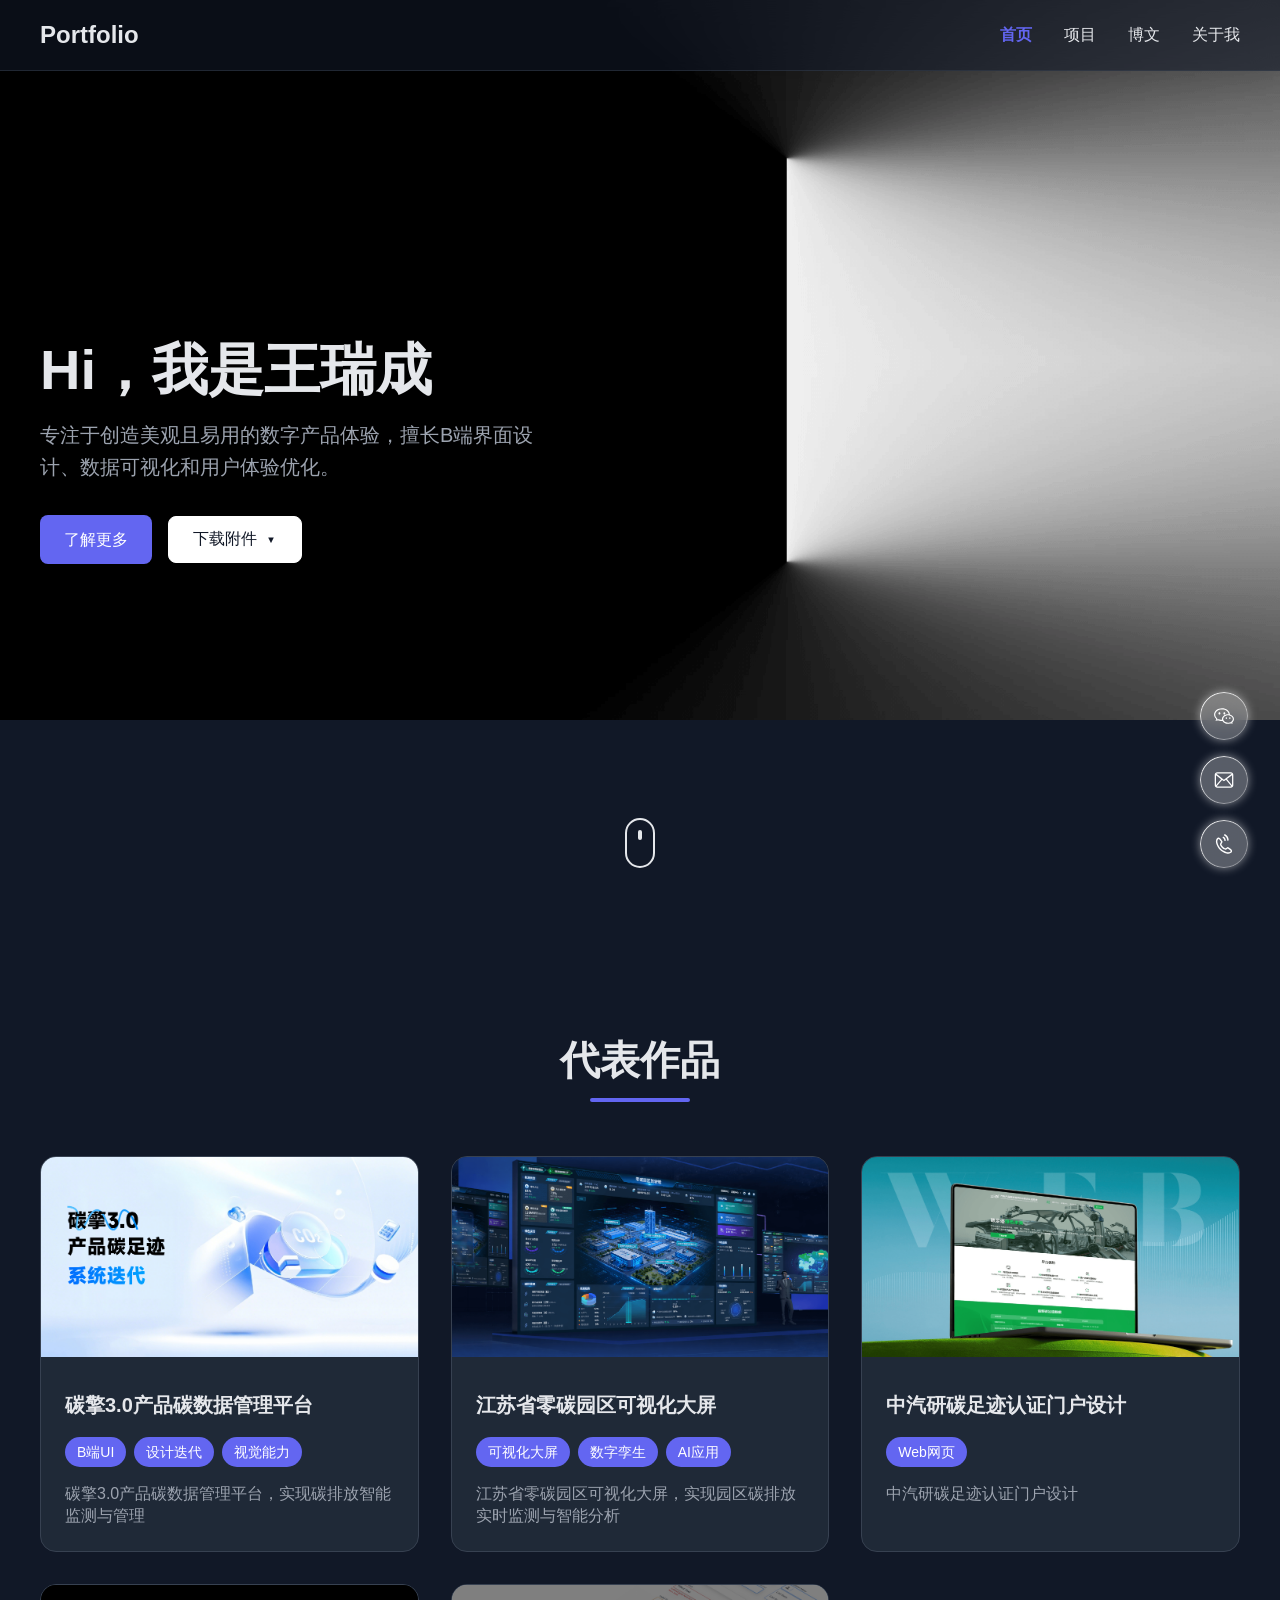
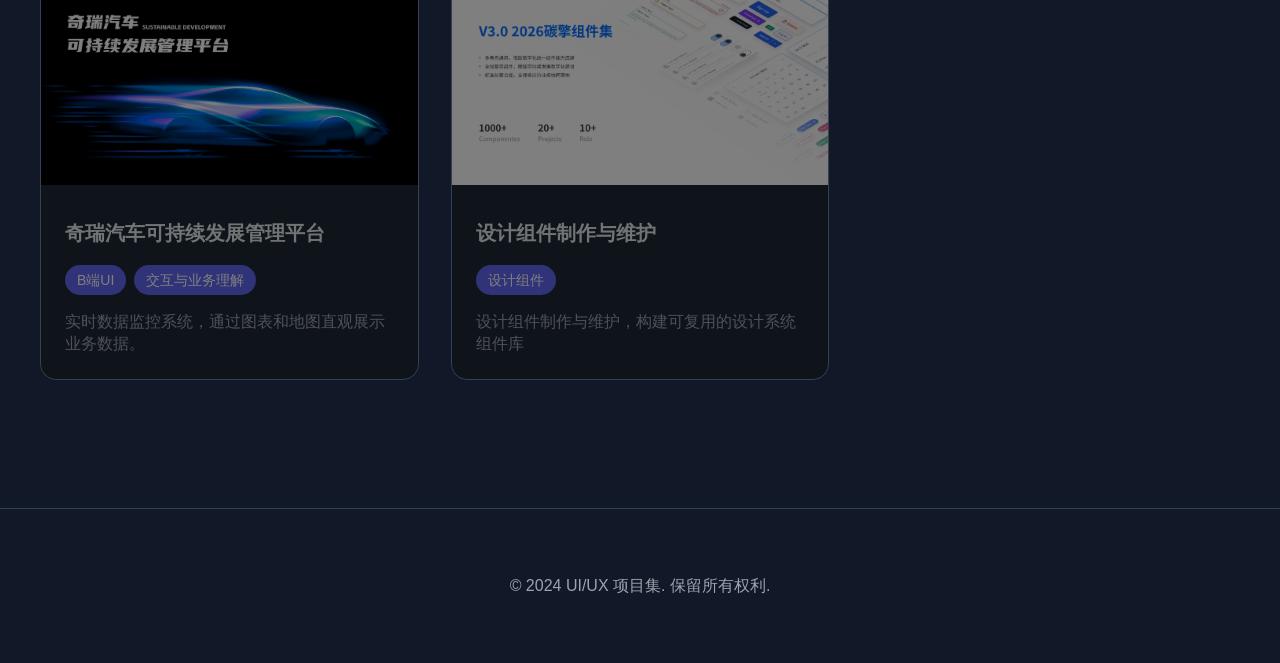
<file: index.html>
<!DOCTYPE html>
<html lang="zh-CN">
<head>
    <meta charset="UTF-8">
    <meta name="viewport" content="width=device-width, initial-scale=1.0">
    <title>我的个人网站</title>
    <link rel="icon" href="images/logo.png" type="image/png">
    <link rel="stylesheet" href="css/styles.css">
</head>
<body>
    <!-- 导航栏 -->
    <nav class="navbar">
        <div class="nav-container">
            <a href="#" class="logo">Portfolio</a>
            <ul class="nav-links">
                <li><a href="#hero" class="nav-tab active" data-target="hero">首页</a></li>
                <li><a href="#projects" class="nav-tab" data-target="projects">项目</a></li>
                <li><a href="#blog" class="nav-tab" data-target="blog">博文</a></li>
                <li><a href="#about" class="nav-tab" data-target="about">关于我</a></li>
            </ul>
        </div>
    </nav>

    <!-- 首页 Hero 区域 -->
    <section id="hero" class="hero module active">
        <img src="images/home/hero_bg.png" alt="背景" class="hero-bg" loading="lazy">
        <div class="hero-content">
            <div class="hero-text">
                <h1>Hi，我是王瑞成</h1>
                <p>专注于创造美观且易用的数字产品体验，擅长B端界面设计、数据可视化和用户体验优化。</p>
                <div class="hero-btns">
                    <a href="#about" class="btn">了解更多</a>
                    <div class="dropdown">
                        <button class="btn download-btn dropdown-toggle">下载附件</button>
                        <div class="dropdown-menu">
                            <a href="images/home/个人简历.pdf" download="个人简历.pdf" class="dropdown-item">下载简历</a>
                            <a href="images/home/个人作品集.pdf" download="个人作品集.pdf" class="dropdown-item">下载作品集</a>
                        </div>
                    </div>
                </div>
            </div>
        </div>
        <div class="scroll-indicator">
            <div class="scroll-icon"></div>
        </div>
    </section>

    <!-- 代表项目模块 (首页展示) -->
    <section id="featured-projects" class="featured-projects module">
        <h2 class="featured-title">代表作品</h2>

        <div class="featured-grid">
            <!-- 由JavaScript动态渲染 -->
        </div>
    </section>

    <!-- 项目模块 (导航栏链接) -->
    <section id="projects" class="projects module">

        <div class="project-tabs">
            <button class="tab-btn active">全部</button>
            <button class="tab-btn">B端UI</button>
            <button class="tab-btn">可视化大屏</button>
            <button class="tab-btn">Web网页</button>
            <button class="tab-btn">平面运营</button>
            <button class="tab-btn">其他</button>
        </div>

        <div class="projects-grid">
            <!-- 由JavaScript动态渲染 -->
        </div>
    </section>

    <!-- 博文模块 -->
    <section id="blog" class="blog module">
        <div class="blog-container">
            <h2 class="section-title">最新博文</h2>
            <div class="blog-list">
                <div class="blog-item" data-blog-id="1">
                    <h3 class="blog-title">从奇瑞项目谈B端设计的简约之道</h3>
                    <div class="blog-meta">
                        <span class="blog-date">2024-04-15</span>
                        <div class="blog-tags">
                            <span class="blog-tag">UI设计</span>
                            <span class="blog-tag">B端设计</span>
                            <span class="blog-tag">简约设计</span>
                        </div>
                    </div>
                </div>
                <div class="blog-item" data-blog-id="2">
                    <h3 class="blog-title">“-” 在B端系统的使用</h3>
                    <div class="blog-meta">
                        <span class="blog-date">2024-04-10</span>
                        <div class="blog-tags">
                            <span class="blog-tag">B端设计</span>
                            <span class="blog-tag">表格设计</span>
                            <span class="blog-tag">用户体验</span>
                        </div>
                    </div>
                </div>
                <div class="blog-item">
                    <h3 class="blog-title">数据可视化最佳实践</h3>
                    <div class="blog-meta">
                        <span class="blog-date">2024-04-05</span>
                        <div class="blog-tags">
                            <span class="blog-tag">数据可视化</span>
                            <span class="blog-tag">设计指南</span>
                        </div>
                    </div>
                </div>
            </div>
        </div>
    </section>



    <!-- 关于我模块 -->
    <section id="about" class="about module">
        <!-- 新的首屏 - 个人介绍图片 -->
        <div class="about-empty-first-screen">
            <img src="images/about/photo.png" alt="个人照片" class="about-photo" loading="lazy">
            <div class="about-text-content">
                <h1>HI, I'm <span class="highlight">王瑞成</span><span class="tag">UI/UX设计师</span></h1>
                
                <!-- 基本信息模块 -->
                <div class="about-module">
                    <h2>#基本信息</h2>
                    <div class="info-grid">
                        <div class="info-item"><span class="info-label">年龄</span>23</div>
                        <div class="info-item"><span class="info-label">毕业院校</span>西南交通大学（本科）</div>
                        <div class="info-item"><span class="info-label">专业</span>产品设计</div>
                        <div class="info-item"><span class="info-label">工作年限</span>2年</div>
                        <div class="info-item"><span class="info-label">求职岗位</span>UI/UX设计师</div>
                        <div class="info-item"><span class="info-label">联系电话</span>15333237395（微信同号）</div>
                    </div>
                </div>
                
                <!-- 工作履历模块 -->
                <div class="about-module">
                    <h2>#工作履历</h2>
                    <div class="work-experience">
                        <div class="work-item">
                            <div class="work-company">江苏擎天工业互联网有限公司</div>
                            <div class="work-period">2024-06至今</div>
                            <div class="work-position">UI设计师</div>
                        </div>
                        <div class="work-content">
                            <span class="work-content-label">工作内容</span>B端系统UI设计、可视化大屏设计、设计规范搭建与维护、web端网页设计、运营平面设计、设计经验总结与分享
                        </div>
                    </div>
                </div>
                
                <!-- 掌握工具模块 -->
                <div class="about-module">
                    <h2>#掌握工具</h2>
                    <div class="tools-container">
                        <div class="tools-grid">
                            <!-- Mastergo工具 -->
                            <div class="tool-item">
                                <img src="images/about/mastergo.png" alt="Mastergo" class="tool-icon" loading="lazy">
                                <div class="tool-info">
                                    <div class="tool-name">Mastergo</div>
                                    <div class="tool-level">精通</div>
                                </div>
                            </div>
                            
                            <!-- Photoshop工具 -->
                            <div class="tool-item">
                                <img src="images/about/photoshop.png" alt="Photoshop" class="tool-icon" loading="lazy">
                                <div class="tool-info">
                                    <div class="tool-name">Photoshop</div>
                                    <div class="tool-level">精通</div>
                                </div>
                            </div>
                            
                            <!-- Figma工具 -->
                            <div class="tool-item">
                                <img src="images/about/figma.png" alt="Figma" class="tool-icon" loading="lazy">
                                <div class="tool-info">
                                    <div class="tool-name">Figma</div>
                                    <div class="tool-level">精通</div>
                                </div>
                            </div>
                            
                            <!-- Axure工具 -->
                            <div class="tool-item">
                                <img src="images/about/axure.png" alt="Axure" class="tool-icon" loading="lazy">
                                <div class="tool-info">
                                    <div class="tool-name">Axure</div>
                                    <div class="tool-level">精通</div>
                                </div>
                            </div>
                            
                            <!-- AI编程工具 -->
                            <div class="tool-item">
                                <img src="images/about/front.png" alt="AI编程" class="tool-icon" loading="lazy">
                                <div class="tool-info">
                                    <div class="tool-name">AI编程</div>
                                    <div class="tool-level">精通</div>
                                </div>
                            </div>
                        </div>
                    </div>
                </div>
            </div>
        </div>
        
        <div class="timeline-container-full">
            <div class="video-background">
                <video autoplay muted loop playsinline>
                    <source src="images/about/bg.mp4" type="video/mp4">
                </video>
            </div>
            <div class="timeline-mask"></div>
            <div class="timeline-main-title" id="timelineTitle">个人<br>发展历程</div>
            <div class="btn-container">
                <button class="explore-btn" id="exploreBtn">探索更多</button>
                <a href="个人简历.pdf" download="个人简历.pdf" class="download-btn">下载简历</a>
            </div>
            <div class="year-content" id="year2002">
                <div class="year-big-title">2002</div>
                <div class="year-sub-title">河北出生，如今23岁</div>
            </div>
            <div class="year-content" id="year2017">
                <div class="year-big-title">2017</div>
                <div class="year-sub-title">就读艺术高中，学习素描、速写、水粉等基础科目</div>
            </div>
            <div class="year-content" id="year2020">
                <div class="year-big-title">2020</div>
                <div class="year-sub-title">进入西南交通大学，学习产品设计，主修交互设计、智能产品设计、设计思维等</div>
            </div>
            <div class="year-content" id="year2022">
                <div class="year-big-title">2022</div>
                <div class="year-sub-title">常州固立装备创新有限公司，任UI设计实习生，开发ToC产品</div>
            </div>
            <div class="year-content" id="year2024">
                <div class="year-big-title">2024</div>
                <div class="year-sub-title">江苏擎天工业互联网有限公司，任UI/UX设计师，主要负责B端UI、可视化大屏、Web网页等设计工作</div>
            </div>
            <div class="year-content" id="year2026">
                <div class="year-big-title">2026</div>
                <div class="year-sub-title">积累了丰富的设计经验，专注于用户体验</div>
            </div>
            <div class="timeline-container">
                <button class="timeline-arrow" id="prevBtn">&#8249;</button>
                <div class="timeline-wrapper">
                    <div class="timeline-line"></div>
                    <div class="timeline" id="timeline">
                        <div class="timeline-node active" data-index="0">
                            <div class="timeline-dot"></div>
                            <span class="timeline-year">Start</span>
                        </div>
                        <div class="timeline-node" data-index="1">
                            <div class="timeline-dot"></div>
                            <span class="timeline-year">2002</span>
                        </div>
                        <div class="timeline-node" data-index="2">
                            <div class="timeline-dot"></div>
                            <span class="timeline-year">2017</span>
                        </div>
                        <div class="timeline-node" data-index="3">
                            <div class="timeline-dot"></div>
                            <span class="timeline-year">2020</span>
                        </div>
                        <div class="timeline-node" data-index="4">
                            <div class="timeline-dot"></div>
                            <span class="timeline-year">2022</span>
                        </div>
                        <div class="timeline-node" data-index="5">
                            <div class="timeline-dot"></div>
                            <span class="timeline-year">2024</span>
                        </div>
                        <div class="timeline-node" data-index="6">
                            <div class="timeline-dot"></div>
                            <span class="timeline-year">2026</span>
                        </div>
                        <div class="timeline-node" data-index="7">
                            <div class="timeline-dot"></div>
                            <span class="timeline-year">now</span>
                        </div>
                    </div>
                </div>
                <button class="timeline-arrow" id="nextBtn">&#8250;</button>
            </div>
        </div>
        
        <div class="about-content" style="background-color: black; width: 100%; min-height: 100vh; padding: 90px 0 90px 120px; box-sizing: border-box; display: flex; align-items: stretch;">
            <div style="width: 420px; border-right: 1px solid rgba(255, 255, 255, 0.4);">
                <h1 style="margin-top: 300px; margin-left: 0; font-size: 24px; font-weight: bold; color: white;">用最简单的词汇概括我</h1>
            </div>
            <div style="flex: 1; display: flex; flex-direction: column;">
                <div style="height: 60px; display: flex; align-items: center; gap: 80px;">
                    <span class="tab-item active" data-tab="work" style="font-size: 16px; color: white; padding: 10px 50px; border-radius: 30px; cursor: pointer; background-color: white; color: black;">工作</span>
                    <span class="tab-item" data-tab="personality" style="font-size: 16px; color: rgba(255, 255, 255, 0.6); cursor: pointer; padding: 10px 50px;">性格</span>
                    <span class="tab-item" data-tab="life" style="font-size: 16px; color: rgba(255, 255, 255, 0.6); cursor: pointer; padding: 10px 50px;">生活</span>
                </div>
                <div id="tab-content" style="flex: 1; background-color: white; transition: background-color 0.3s ease;"></div>
            </div>
        </div>
    </section>

    <!-- 页脚 -->
    <footer class="footer">
        <div class="footer-container">
            <p>&copy; 2024 UI/UX 项目集. 保留所有权利.</p>
        </div>
    </footer>

    <script src="js/main.js"></script>
    <!-- 底部导航栏（仅在手机上显示） -->
    <nav class="bottom-nav">
        <div class="bottom-nav-container">
            <a href="#" class="bottom-nav-item active" data-target="hero">
                <span class="bottom-nav-icon">
                    <svg width="24" height="24" viewBox="0 0 24 24" fill="none" stroke="currentColor" stroke-width="2" stroke-linecap="round" stroke-linejoin="round">
                        <path d="M3 9l9-7 9 7v11a2 2 0 0 1-2 2H5a2 2 0 0 1-2-2z"></path>
                        <polyline points="9 22 9 12 15 12 15 22"></polyline>
                    </svg>
                </span>
                <span class="bottom-nav-text">首页</span>
            </a>
            <a href="#" class="bottom-nav-item" data-target="projects">
                <span class="bottom-nav-icon">
                    <svg width="24" height="24" viewBox="0 0 24 24" fill="none" stroke="currentColor" stroke-width="2" stroke-linecap="round" stroke-linejoin="round">
                        <rect x="3" y="3" width="18" height="18" rx="2" ry="2"></rect>
                        <path d="M16 3v4"></path>
                        <path d="M8 3v4"></path>
                        <path d="M3 10h18"></path>
                    </svg>
                </span>
                <span class="bottom-nav-text">项目</span>
            </a>
            <a href="#" class="bottom-nav-item" data-target="blog">
                <span class="bottom-nav-icon">
                    <svg width="24" height="24" viewBox="0 0 24 24" fill="none" stroke="currentColor" stroke-width="2" stroke-linecap="round" stroke-linejoin="round">
                        <path d="M21 15a2 2 0 0 1-2 2H7l-4 4V5a2 2 0 0 1 2-2h14a2 2 0 0 1 2 2z"></path>
                    </svg>
                </span>
                <span class="bottom-nav-text">博文</span>
            </a>
            <a href="#" class="bottom-nav-item" data-target="about">
                <span class="bottom-nav-icon">
                    <svg width="24" height="24" viewBox="0 0 24 24" fill="none" stroke="currentColor" stroke-width="2" stroke-linecap="round" stroke-linejoin="round">
                        <path d="M20 21v-2a4 4 0 0 0-4-4H8a4 4 0 0 0-4 4v2"></path>
                        <circle cx="12" cy="7" r="4"></circle>
                    </svg>
                </span>
                <span class="bottom-nav-text">关于</span>
            </a>
        </div>
    </nav>

    <!-- 联系图标按钮 -->
    <div class="contact-icons">
        <div class="contact-item">
            <a href="javascript:void(0);" class="contact-icon wechat" data-copy="15333237395">
            <svg t="1776611278040" class="icon" viewBox="0 0 1024 1024" version="1.1" xmlns="http://www.w3.org/2000/svg" p-id="5747" width="24" height="24"><path d="M873.202 776.004c39.796-36.367 63.946-84.144 63.946-136.467 0-91.062-73.137-168.335-174.607-195.706-6.052-145.915-154.579-262.711-336.947-262.711-186.21 0-337.163 121.764-337.163 271.968 0 68.974 31.833 131.953 84.293 179.895 16.417 15.003-2.804 56.059-26.417 89.977 39.906-11.022 82.471-18.196 119.732-18.196 17.445 0 33.731 1.575 48.03 5.062 34.908 9.865 72.437 15.231 111.523 15.231 7.591 0 15.12-0.225 22.589-0.624 40.125 71.599 129.444 121.424 233.191 121.424 29.65 0 58.123-4.069 84.603-11.556 10.848-2.646 23.199-3.84 36.435-3.84 28.265 0 60.556 5.443 90.83 13.804-17.91-25.73-32.492-56.871-20.037-68.255zM425.595 675.377c-33.675 0-66.651-4.494-98.011-13.359l-0.866-0.244-0.874-0.214c-17.618-4.299-37.738-6.478-59.801-6.478-12.681 0-25.347 0.699-37.732 1.888 2.629-29.109-8.524-48.277-22.071-60.659-21.881-19.995-38.877-42.477-50.515-66.818-11.687-24.446-17.616-50.153-17.616-76.405 0-57.328 28.506-111.892 80.265-153.645 26.429-21.317 57.391-38.117 92.023-49.934 36.391-12.417 75.15-18.711 115.199-18.711s78.807 6.295 115.199 18.711c34.633 11.815 65.594 28.617 92.023 49.934 46.193 37.262 73.845 84.732 79.261 135.26 0.001 0 0.001 0 0.002 0-10.069-0.971-20.314-1.486-30.708-1.486-141.263 0-255.777 92.371-255.777 206.321 0 12.21 1.326 24.174 3.847 35.803-0.001-0.002-0.001-0.002-0.001-0.004-1.285 0.014-2.565 0.041-3.847 0.041zM839.686 739.338c-8.029 7.34-18.617 20.825-20.541 41.932-5.547-0.315-11.14-0.489-16.737-0.489-17.695 0-33.914 1.769-48.207 5.257l-0.874 0.214-0.867 0.242c-22.731 6.427-46.646 9.683-71.089 9.683-29.06 0-57.162-4.561-83.52-13.551-24.941-8.51-47.2-20.576-66.153-35.865-36.388-29.353-56.429-67.431-56.429-107.222 0-39.795 20.041-77.874 56.429-107.226 18.955-15.29 41.211-27.355 66.153-35.865 26.358-8.993 54.46-13.552 83.52-13.552s57.161 4.561 83.519 13.552c24.942 8.512 47.201 20.576 66.154 35.865 36.388 29.351 56.428 67.43 56.428 107.226 0 18.112-4.101 35.873-12.19 52.789-8.162 17.069-20.138 32.887-35.596 47.011zM277.639 399.92c0.27-28.671 18.21-51.777 40.304-51.777 22.26 0 40.306 23.46 40.306 52.398 0 28.94-18.045 52.398-40.306 52.398-22.094 0-40.033-23.107-40.302-51.744zM487.295 399.92c0.27-28.671 18.21-51.777 40.302-51.777 22.259 0 40.305 23.46 40.305 52.398 0 28.94-18.045 52.398-40.305 52.398-22.092 0-40.032-23.107-40.301-51.744zM580.218 601.195c0.27-22.034 14.074-39.763 31.061-39.763 17.156 0 31.065 18.08 31.065 40.384 0 22.304-13.908 40.384-31.065 40.384-16.988 0-30.791-17.729-31.061-39.73zM729.874 601.195c0.27-22.034 14.074-39.763 31.062-39.763 17.156 0 31.067 18.08 31.067 40.384 0 22.304-13.909 40.384-31.067 40.384-16.989 0-30.794-17.729-31.062-39.73z" fill="currentColor" p-id="5748"></path></svg>
        </a>
            <div class="wechat-card">
                <img src="images/wechat.png" alt="微信二维码" class="wechat-qr" loading="lazy">
                <p class="wechat-id">15333237395</p>
            </div>
        </div>
        <div class="contact-item">
            <a href="javascript:void(0);" class="contact-icon email" data-copy="15333237395@163.com">
                <svg t="1776611655038" class="icon" viewBox="0 0 1024 1024" version="1.1" xmlns="http://www.w3.org/2000/svg" p-id="21237" width="24" height="24"><path d="M801.168 180.784H224.787c-59.756 0-108.134 48.353-108.134 107.959v444.603c0 59.705 48.403 108.034 108.134 108.034h576.381c59.755 0 108.132-48.379 108.132-108.034V288.744c0-59.657-48.377-107.96-108.132-107.96z m-162.25 290.738l216.365-166.083v427.413l-216.365-261.33z m162.25-236.696c14.593 0 27.75 5.887 37.445 15.235L508.426 503.576 187.885 250.061c-0.099-0.073-0.223-0.099-0.322-0.148 9.721-9.25 22.729-15.087 37.224-15.087h576.381zM170.671 732.951V305.34l216.761 171.425-216.761 256.186z m54.116 54.362c-8.78 0-16.745-2.572-24.09-6.232L429.85 510.303l61.585 48.723c9.695 7.668 23.373 7.768 33.216 0.198l71.381-54.783L825.11 781.13c-7.272 3.661-15.236 6.183-23.941 6.183H224.787z" fill="currentColor" p-id="21238"></path></svg>
            </a>
            <div class="contact-card email-card">
                <p class="contact-text">15333237395@163.com</p>
            </div>
        </div>
        <div class="contact-item">
            <a href="javascript:void(0);" class="contact-icon phone" data-copy="15333237395">
                <svg t="1776611960226" class="icon" viewBox="0 0 1024 1024" version="1.1" xmlns="http://www.w3.org/2000/svg" p-id="31150" width="24" height="24"><path d="M686.6 928.4c-21.7 0-44.1-2.6-66.2-8.2-106.7-26.5-208-83.5-285.2-160.3-76.8-77.4-133.8-178.7-160.4-285.4-26.1-104.8 13.6-214.5 85-234.8 37.5-10.3 97.6 5.6 173 140.2l4.8 8.5c20.7 36 14.2 49.1-9.4 85.2-6.1 9.3-14 21.3-23.9 37.6-8.9 14.6 6.4 43.5 13 52.4 0.4 0.6 0.8 1.2 1.2 1.7 0.2 0.4 23.8 37.1 49.2 62.7 25.3 25.3 61.9 48.6 62.2 48.8l1.8 1.2c10.9 7.9 38.3 21.5 52.5 12.9 16.3-10 28.4-17.9 37.7-24 35.9-23.6 49-30 85-9.1l8.2 4.7c133.4 74.9 149.8 135 140.1 172.1 0 0.2-0.1 0.3-0.1 0.5-15.9 56.6-87.5 93.3-168.5 93.3zM277 298.7h-0.8c-26.9 7.6-63.5 74.5-42 160.8 24 96.1 75.3 187.4 144.3 256.9 69.3 69 160.6 120.2 256.7 144.1 84.6 21.3 152.7-15.3 160.6-41.8 2.2-9.6-13.5-48.2-110.8-102.9-3.4-1.9-6.4-3.6-9.1-5.2-1.5-0.9-3.2-1.9-4.7-2.7-4 2.4-9.9 6.3-15.7 10.1-9.7 6.4-22.4 14.7-39.5 25.1-51 31-109.7-7.9-119.9-15.2-6.3-4.1-43.8-28.6-72-56.8-28.2-28.4-52.9-65.9-56.9-72.1-7.3-10.2-46.5-69-15.3-120 10.4-16.9 18.6-29.5 24.9-39.1 3.9-6 7.9-12 10.3-16.1-0.9-1.6-1.9-3.3-2.8-4.9-1.6-2.7-3.3-5.8-5.2-9.2-59.6-106.2-96.3-111-102.1-111z m548.4 528.1h0.1-0.1z" fill="currentColor" p-id="31151"></path><path d="M558.1 387.1c-15.7 0-29.1-12-30.5-27.9-6.1-67.4-60.5-98.4-61-98.7-14.8-8.2-20.1-26.9-11.9-41.7 8.2-14.8 26.9-20.2 41.7-11.9 3.4 1.9 83.3 47.4 92.3 146.8 1.5 16.9-10.9 31.8-27.8 33.3-0.9 0.1-1.8 0.1-2.8 0.1zM680.8 377.9c-16.3 0-29.9-12.8-30.6-29.3-6.7-146-118-193.5-119.1-193.9-15.7-6.4-23.1-24.4-16.7-40 6.5-15.7 24.4-23.2 40.1-16.7 6.1 2.5 148.6 63.2 157 247.8 0.8 16.9-12.3 31.3-29.2 32.1h-1.5z" fill="currentColor" p-id="31152"></path></svg>
            </a>
            <div class="contact-card phone-card">
                <p class="contact-text">15333237395</p>
            </div>
        </div>
    </div>
    
    <!-- 复制成功提示框 -->
    <div id="copy-toast" class="copy-toast">
        <span class="toast-icon">✓</span>
        <span class="toast-text">复制成功</span>
    </div>

    <script>
        // 复制功能和提示框
        document.addEventListener('DOMContentLoaded', function() {
            const contactIcons = document.querySelectorAll('.contact-icon');
            const toast = document.getElementById('copy-toast');

            contactIcons.forEach(icon => {
                icon.addEventListener('click', function() {
                    const textToCopy = this.getAttribute('data-copy');
                    
                    // 创建临时文本区域
                    const textArea = document.createElement('textarea');
                    textArea.value = textToCopy;
                    textArea.style.position = 'fixed';
                    textArea.style.left = '-999999px';
                    textArea.style.top = '-999999px';
                    document.body.appendChild(textArea);
                    
                    // 选择并复制文本
                    textArea.focus();
                    textArea.select();
                    
                    try {
                        // 执行复制
                        document.execCommand('copy');
                        
                        // 显示提示框
                        toast.classList.add('show');
                        
                        // 3秒后隐藏提示框
                        setTimeout(() => {
                            toast.classList.remove('show');
                        }, 3000);
                    } catch (err) {
                        console.error('复制失败:', err);
                    } finally {
                        // 清理临时文本区域
                        document.body.removeChild(textArea);
                    }
                });
            });
        });
        
        // 博文点击事件
        document.addEventListener('DOMContentLoaded', function() {
            const blogItems = document.querySelectorAll('.blog-item');
            blogItems.forEach(item => {
                item.addEventListener('click', function() {
                    const blogId = this.getAttribute('data-blog-id');
                    if (blogId === '1') {
                        window.open('blog1.html', '_blank');
                    } else if (blogId === '2') {
                        window.open('blog2.html', '_blank');
                    }
                });
            });
        });

        // Tab切换功能
        document.addEventListener('DOMContentLoaded', function() {
            const tabItems = document.querySelectorAll('.tab-item');
            const tabContent = document.getElementById('tab-content');

            const tabColors = {
                work: 'white',
                personality: 'red',
                life: 'blue'
            };

            tabItems.forEach(tab => {
                tab.addEventListener('click', function() {
                    // 移除所有tab的active状态
                    tabItems.forEach(t => {
                        t.classList.remove('active');
                        t.style.backgroundColor = 'transparent';
                        t.style.color = 'rgba(255, 255, 255, 0.6)';
                        t.style.border = 'none';
                    });

                    // 给当前点击的tab添加active状态
                    this.classList.add('active');
                    const tabType = this.getAttribute('data-tab');
                    
                    if (tabType === 'work') {
                        this.style.backgroundColor = 'white';
                        this.style.color = 'black';
                        this.style.padding = '10px 50px';
                        this.style.borderRadius = '30px';
                    } else {
                        this.style.backgroundColor = 'transparent';
                        this.style.color = 'white';
                        this.style.border = '1px solid white';
                        this.style.borderRadius = '30px';
                        this.style.padding = '10px 50px';
                    }

                    // 更新下方区域的背景色
                    tabContent.style.backgroundColor = tabColors[tabType];
                });
            });
        });
    </script>

    <!-- 自定义确认弹窗 -->
    <div id="customConfirm" class="custom-confirm-overlay" style="display: none;">
        <div class="custom-confirm-dialog">
            <h3 class="custom-confirm-title">跳转提示</h3>
            <p class="custom-confirm-message">这是测试网址，不涉及真实数据。是否继续访问？</p>
            <div class="custom-confirm-buttons">
                <button id="confirmCancel" class="custom-confirm-btn cancel">取消</button>
                <button id="confirmOk" class="custom-confirm-btn ok">确认</button>
            </div>
        </div>
    </div>
</body>
</html>
</file>
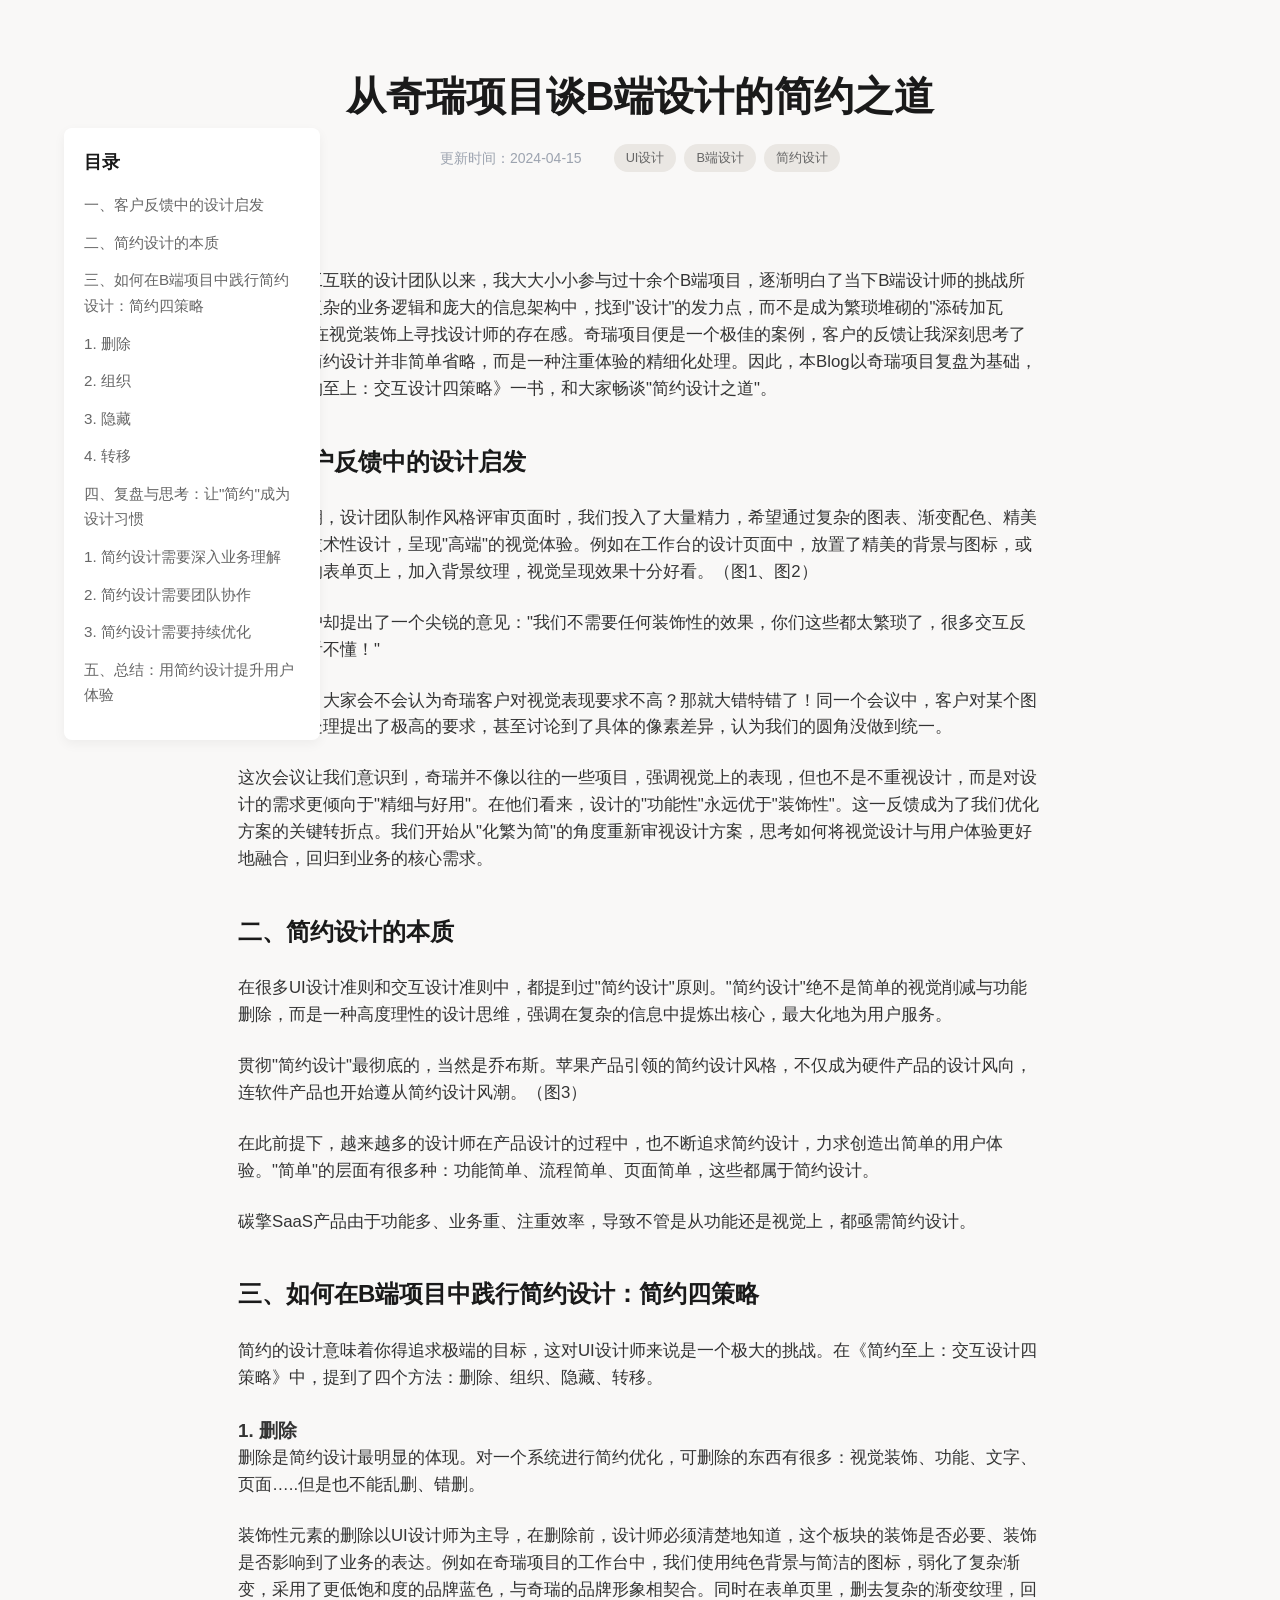
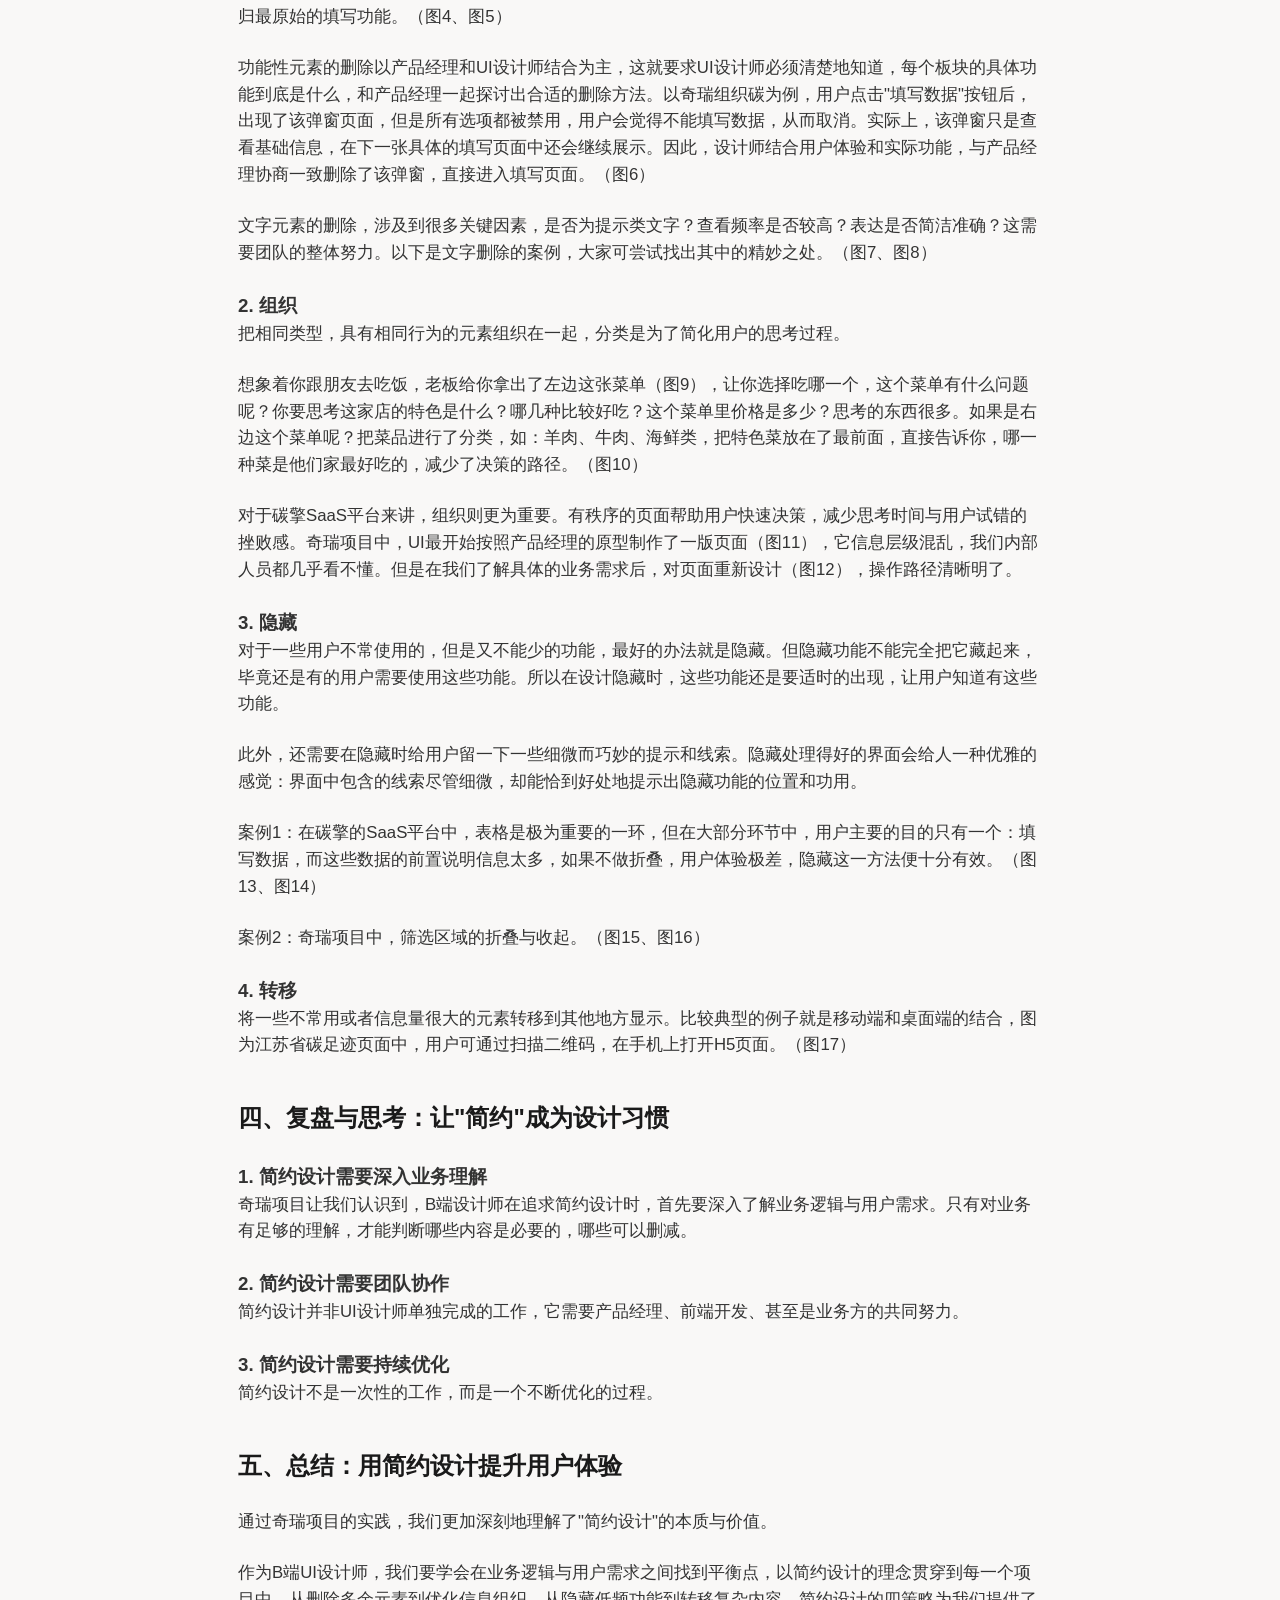
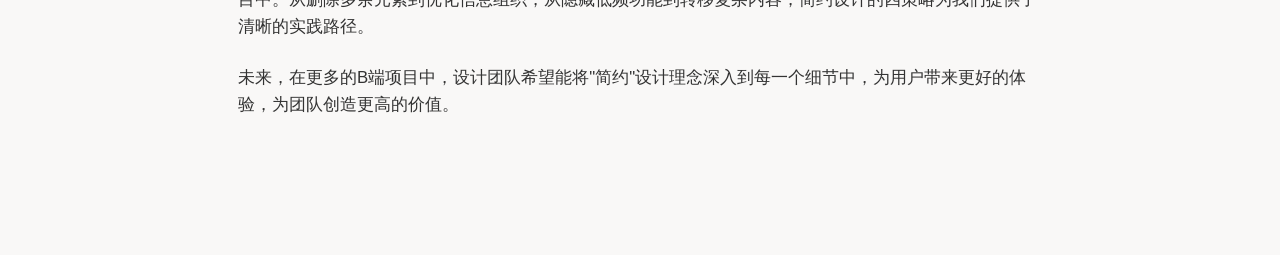
<file: blog1.html>
<!DOCTYPE html>
<html lang="zh-CN">
<head>
    <meta charset="UTF-8">
    <meta name="viewport" content="width=device-width, initial-scale=1.0">
    <title>【从奇瑞项目谈B端设计的简约之道】 - 博文详情</title>
    <link rel="stylesheet" href="css/styles.css">
    <style>
        /* 整体页面样式 */
        body {
            background-color: #f9f8f7;
            font-family: -apple-system, BlinkMacSystemFont, 'Segoe UI', Roboto, Oxygen, Ubuntu, Cantarell, sans-serif;
            line-height: 1.6;
            color: #333;
            margin: 0;
            padding: 0;
            user-select: text;
            cursor: auto;
        }
        
        /* 确保所有元素都允许文本选择 */
        * {
            user-select: text;
            cursor: auto;
        }
        
        /* 手机端导航栏 */
        .mobile-nav {
            display: none;
            position: fixed;
            top: 0;
            left: 0;
            right: 0;
            background-color: white;
            height: 48px;
            padding: 0 1rem;
            box-shadow: 0 2px 10px rgba(0, 0, 0, 0.1);
            z-index: 100;
            flex-direction: row;
            justify-content: space-between;
            align-items: center;
        }
        
        .mobile-nav .back-btn {
            text-decoration: none;
            color: #333;
            font-weight: 500;
            padding: 0;
            margin:0;
        }
        
        .mobile-nav .toc-btn {
            background: none;
            border: none;
            font-size: 1rem;
            font-weight: 500;
            color: #333;
            cursor: pointer;
        }
        
        /* 手机端目录弹窗 */
        .mobile-toc {
            display: none;
            position: fixed;
            top: 0;
            left: 0;
            right: 0;
            bottom: 0;
            background-color: white;
            z-index: 110;
            padding: 2rem;
            overflow-y: auto;
        }
        
        .mobile-toc .toc-header {
            display: flex;
            justify-content: space-between;
            align-items: center;
            margin-bottom: 2rem;
        }
        
        .mobile-toc .toc-header h3 {
            margin: 0;
        }
        
        .mobile-toc .close-btn {
            background: none;
            border: none;
            font-size: 1.5rem;
            cursor: pointer;
        }
        
        .mobile-toc ul {
            list-style: none;
            padding: 0;
        }
        
        .mobile-toc li {
            margin-bottom: 1rem;
        }
        
        .mobile-toc a {
            text-decoration: none;
            color: #333;
            font-size: 1rem;
        }
        
        /* 调整页面顶部间距以适应手机端导航栏 */
        @media (max-width: 768px) {
            .mobile-nav {
                display: flex;
            }
            
            .blog-detail-container {
                padding-top: 4rem;
            }
        }
        
        /* 容器样式 */
        .blog-detail-container {
            max-width: 1200px;
            margin: 0 auto;
            padding: 4rem 2rem;
            display: flex;
            flex-direction: column;
            align-items: center;
        }
        
        /* 标题和元信息 */
        .blog-header {
            text-align: center;
            margin-bottom: 1rem;
            max-width: 800px;
        }
        
        .blog-title {
            font-size: 2.5rem;
            font-weight: 700;
            margin-bottom: 1rem;
            color: #1a1a1a;
        }
        
        .blog-meta {
            display: flex;
            justify-content: center;
            align-items: center;
            gap: 2rem;
            font-size: 0.9rem;
            color: #666;
            margin-bottom: 2rem;
        }
        
        .blog-date {
            display: flex;
            align-items: center;
        }
        
        .blog-tags {
            display: flex;
            gap: 0.5rem;
        }
        
        .tag {
            background-color: #eae7e3;
            padding: 0.25rem 0.75rem;
            border-radius: 1rem;
            font-size: 0.8rem;
        }
        
        /* 主要内容区域 */
        .blog-content-wrapper {
            position: relative;
            width: 100%;
            max-width: 900px;
        }
        
        /* 文章内容 */
        .blog-content {
            width: 100%;
            max-width: 1000px;
            margin: 0 auto;
            padding: 3rem;
            border-radius: 8px;
        }
        
        .blog-content h2 {
            font-size: 1.5rem;
            font-weight: 600;
            margin-top: 2.5rem;
            margin-bottom: 1.5rem;
            color: #1a1a1a;
        }
        
        .blog-content h2:first-child {
            margin-top: 0;
        }
        
        .blog-content p {
            margin-bottom: 1.5rem;
            font-size: 1.05rem;
        }
        
        /* 目录 */
        .blog-toc {
            position: fixed;
            top: 8rem;
            left: 5%;
            width: 16rem;
            background-color: white;
            padding: 20px;
            border-radius: 8px;
            box-shadow: 0 4px 12px rgba(0, 0, 0, 0.05);
            z-index: 10;
        }
        
        .blog-toc h3 {
            font-size: 1.1rem;
            font-weight: 600;
            margin-bottom: 1rem;
            color: #1a1a1a;
        }
        
        .blog-toc ul {
            list-style: none;
            padding: 0;
        }
        
        .blog-toc li {
            margin-bottom: 0.75rem;
        }
        
        .blog-toc a {
            text-decoration: none;
            color: #666;
            font-size: 0.95rem;
            transition: color 0.2s ease;
        }
        
        .blog-toc a:hover {
            color: #333;
        }
        
        /* 页脚 */
        .footer {
            margin-top: 4rem;
            padding: 2rem 0;
            text-align: center;
            color: #666;
            font-size: 0.9rem;
        }
        
        /* 响应式设计 */
        @media (max-width: 1024px) {
            .blog-toc {
                position: static;
                width: 100%;
                max-width: 800px;
                margin: 0 auto 2rem;
            }
        }
        
        @media (max-width: 768px) {
            .blog-detail-container {
                padding: 2rem 1rem;
            }
            
            .blog-title {
                font-size: 2rem;
            }
            
            .blog-meta {
                flex-direction: column;
                gap: 0.5rem;
                align-items: center;
            }
            
            .blog-content {
                padding: 2rem;
            }
            
            .blog-toc {
                padding: 1.5rem;
            }
        }
    </style>
</head>
<body>
    <!-- 手机端导航栏 -->
    <div class="mobile-nav">
        <a href="index.html#blog" class="back-btn">← 返回</a>
        <button class="toc-btn">目录</button>
    </div>
    
    <!-- 手机端目录弹窗 -->
    <div class="mobile-toc">
        <div class="toc-header">
            <h3>目录</h3>
            <button class="close-btn">×</button>
        </div>
        <ul>
            <li><a href="#feedback">一、客户反馈中的设计启发</a></li>
            <li><a href="#essence">二、简约设计的本质</a></li>
            <li><a href="#strategy">三、如何在B端项目中践行简约设计：简约四策略</a></li>
            <li><a href="#delete">1. 删除</a></li>
            <li><a href="#organize">2. 组织</a></li>
            <li><a href="#hide">3. 隐藏</a></li>
            <li><a href="#transfer">4. 转移</a></li>
            <li><a href="#review">四、复盘与思考：让"简约"成为设计习惯</a></li>
            <li><a href="#business">1. 简约设计需要深入业务理解</a></li>
            <li><a href="#collaboration">2. 简约设计需要团队协作</a></li>
            <li><a href="#optimization">3. 简约设计需要持续优化</a></li>
            <li><a href="#conclusion">五、总结：用简约设计提升用户体验</a></li>
        </ul>
    </div>
    
    <!-- 博文详情 -->
    <div class="blog-detail-container">
        <div class="blog-header">
            <h1 class="blog-title">从奇瑞项目谈B端设计的简约之道</h1>
            <div class="blog-meta">
                <span class="blog-date">更新时间：2024-04-15</span>
                <span class="blog-tags">
                    <span class="tag">UI设计</span>
                    <span class="tag">B端设计</span>
                    <span class="tag">简约设计</span>
                </span>
            </div>
        </div>
        
        <div class="blog-content-wrapper">
            <div class="blog-content">
                <p>自进入擎工互联的设计团队以来，我大大小小参与过十余个B端项目，逐渐明白了当下B端设计师的挑战所在——在复杂的业务逻辑和庞大的信息架构中，找到"设计"的发力点，而不是成为繁琐堆砌的"添砖加瓦者"，过度在视觉装饰上寻找设计师的存在感。奇瑞项目便是一个极佳的案例，客户的反馈让我深刻思考了一件事：简约设计并非简单省略，而是一种注重体验的精细化处理。因此，本Blog以奇瑞项目复盘为基础，结合《简约至上：交互设计四策略》一书，和大家畅谈"简约设计之道"。</p>
                
                <h2 id="feedback">一、客户反馈中的设计启发</h2>
                <p>在项目初期，设计团队制作风格评审页面时，我们投入了大量精力，希望通过复杂的图表、渐变配色、精美的图标等技术性设计，呈现"高端"的视觉体验。例如在工作台的设计页面中，放置了精美的背景与图标，或者在简单的表单页上，加入背景纹理，视觉呈现效果十分好看。（图1、图2）</p>
                <p>然而，客户却提出了一个尖锐的意见："我们不需要任何装饰性的效果，你们这些都太繁琐了，很多交互反而我们都看不懂！"</p>
                <p>听到这里，大家会不会认为奇瑞客户对视觉表现要求不高？那就大错特错了！同一个会议中，客户对某个图标的圆角处理提出了极高的要求，甚至讨论到了具体的像素差异，认为我们的圆角没做到统一。</p>
                <p>这次会议让我们意识到，奇瑞并不像以往的一些项目，强调视觉上的表现，但也不是不重视设计，而是对设计的需求更倾向于"精细与好用"。在他们看来，设计的"功能性"永远优于"装饰性"。这一反馈成为了我们优化方案的关键转折点。我们开始从"化繁为简"的角度重新审视设计方案，思考如何将视觉设计与用户体验更好地融合，回归到业务的核心需求。</p>
                
                <h2 id="essence">二、简约设计的本质</h2>
                <p>在很多UI设计准则和交互设计准则中，都提到过"简约设计"原则。"简约设计"绝不是简单的视觉削减与功能删除，而是一种高度理性的设计思维，强调在复杂的信息中提炼出核心，最大化地为用户服务。</p>
                <p>贯彻"简约设计"最彻底的，当然是乔布斯。苹果产品引领的简约设计风格，不仅成为硬件产品的设计风向，连软件产品也开始遵从简约设计风潮。（图3）</p>
                <p>在此前提下，越来越多的设计师在产品设计的过程中，也不断追求简约设计，力求创造出简单的用户体验。"简单"的层面有很多种：功能简单、流程简单、页面简单，这些都属于简约设计。</p>
                <p>碳擎SaaS产品由于功能多、业务重、注重效率，导致不管是从功能还是视觉上，都亟需简约设计。</p>
                
                <h2 id="strategy">三、如何在B端项目中践行简约设计：简约四策略</h2>
                <p>简约的设计意味着你得追求极端的目标，这对UI设计师来说是一个极大的挑战。在《简约至上：交互设计四策略》中，提到了四个方法：删除、组织、隐藏、转移。</p>
                
                <h3 id="delete">1. 删除</h3>
                <p>删除是简约设计最明显的体现。对一个系统进行简约优化，可删除的东西有很多：视觉装饰、功能、文字、页面…..但是也不能乱删、错删。</p>
                <p>装饰性元素的删除以UI设计师为主导，在删除前，设计师必须清楚地知道，这个板块的装饰是否必要、装饰是否影响到了业务的表达。例如在奇瑞项目的工作台中，我们使用纯色背景与简洁的图标，弱化了复杂渐变，采用了更低饱和度的品牌蓝色，与奇瑞的品牌形象相契合。同时在表单页里，删去复杂的渐变纹理，回归最原始的填写功能。（图4、图5）</p>
                <p>功能性元素的删除以产品经理和UI设计师结合为主，这就要求UI设计师必须清楚地知道，每个板块的具体功能到底是什么，和产品经理一起探讨出合适的删除方法。以奇瑞组织碳为例，用户点击"填写数据"按钮后，出现了该弹窗页面，但是所有选项都被禁用，用户会觉得不能填写数据，从而取消。实际上，该弹窗只是查看基础信息，在下一张具体的填写页面中还会继续展示。因此，设计师结合用户体验和实际功能，与产品经理协商一致删除了该弹窗，直接进入填写页面。（图6）</p>
                <p>文字元素的删除，涉及到很多关键因素，是否为提示类文字？查看频率是否较高？表达是否简洁准确？这需要团队的整体努力。以下是文字删除的案例，大家可尝试找出其中的精妙之处。（图7、图8）</p>
                
                <h3 id="organize">2. 组织</h3>
                <p>把相同类型，具有相同行为的元素组织在一起，分类是为了简化用户的思考过程。</p>
                <p>想象着你跟朋友去吃饭，老板给你拿出了左边这张菜单（图9），让你选择吃哪一个，这个菜单有什么问题呢？你要思考这家店的特色是什么？哪几种比较好吃？这个菜单里价格是多少？思考的东西很多。如果是右边这个菜单呢？把菜品进行了分类，如：羊肉、牛肉、海鲜类，把特色菜放在了最前面，直接告诉你，哪一种菜是他们家最好吃的，减少了决策的路径。（图10）</p>
                <p>对于碳擎SaaS平台来讲，组织则更为重要。有秩序的页面帮助用户快速决策，减少思考时间与用户试错的挫败感。奇瑞项目中，UI最开始按照产品经理的原型制作了一版页面（图11），它信息层级混乱，我们内部人员都几乎看不懂。但是在我们了解具体的业务需求后，对页面重新设计（图12），操作路径清晰明了。</p>
                
                <h3 id="hide">3. 隐藏</h3>
                <p>对于一些用户不常使用的，但是又不能少的功能，最好的办法就是隐藏。但隐藏功能不能完全把它藏起来，毕竟还是有的用户需要使用这些功能。所以在设计隐藏时，这些功能还是要适时的出现，让用户知道有这些功能。</p>
                <p>此外，还需要在隐藏时给用户留一下一些细微而巧妙的提示和线索。隐藏处理得好的界面会给人一种优雅的感觉：界面中包含的线索尽管细微，却能恰到好处地提示出隐藏功能的位置和功用。</p>
                <p>案例1：在碳擎的SaaS平台中，表格是极为重要的一环，但在大部分环节中，用户主要的目的只有一个：填写数据，而这些数据的前置说明信息太多，如果不做折叠，用户体验极差，隐藏这一方法便十分有效。（图13、图14）</p>
                <p>案例2：奇瑞项目中，筛选区域的折叠与收起。（图15、图16）</p>
                
                <h3 id="transfer">4. 转移</h3>
                <p>将一些不常用或者信息量很大的元素转移到其他地方显示。比较典型的例子就是移动端和桌面端的结合，图为江苏省碳足迹页面中，用户可通过扫描二维码，在手机上打开H5页面。（图17）</p>
                
                <h2 id="review">四、复盘与思考：让"简约"成为设计习惯</h2>
                <h3 id="business">1. 简约设计需要深入业务理解</h3>
                <p>奇瑞项目让我们认识到，B端设计师在追求简约设计时，首先要深入了解业务逻辑与用户需求。只有对业务有足够的理解，才能判断哪些内容是必要的，哪些可以删减。</p>
                
                <h3 id="collaboration">2. 简约设计需要团队协作</h3>
                <p>简约设计并非UI设计师单独完成的工作，它需要产品经理、前端开发、甚至是业务方的共同努力。</p>
                
                <h3 id="optimization">3. 简约设计需要持续优化</h3>
                <p>简约设计不是一次性的工作，而是一个不断优化的过程。</p>
                
                <h2 id="conclusion">五、总结：用简约设计提升用户体验</h2>
                <p>通过奇瑞项目的实践，我们更加深刻地理解了"简约设计"的本质与价值。</p>
                <p>作为B端UI设计师，我们要学会在业务逻辑与用户需求之间找到平衡点，以简约设计的理念贯穿到每一个项目中。从删除多余元素到优化信息组织，从隐藏低频功能到转移复杂内容，简约设计的四策略为我们提供了清晰的实践路径。</p>
                <p>未来，在更多的B端项目中，设计团队希望能将"简约"设计理念深入到每一个细节中，为用户带来更好的体验，为团队创造更高的价值。</p>
            </div>
            
            <div class="blog-toc">
                <h3>目录</h3>
                <ul>
                    <li><a href="#feedback">一、客户反馈中的设计启发</a></li>
                    <li><a href="#essence">二、简约设计的本质</a></li>
                    <li><a href="#strategy">三、如何在B端项目中践行简约设计：简约四策略</a></li>
                    <li><a href="#delete">1. 删除</a></li>
                    <li><a href="#organize">2. 组织</a></li>
                    <li><a href="#hide">3. 隐藏</a></li>
                    <li><a href="#transfer">4. 转移</a></li>
                    <li><a href="#review">四、复盘与思考：让"简约"成为设计习惯</a></li>
                    <li><a href="#business">1. 简约设计需要深入业务理解</a></li>
                    <li><a href="#collaboration">2. 简约设计需要团队协作</a></li>
                    <li><a href="#optimization">3. 简约设计需要持续优化</a></li>
                    <li><a href="#conclusion">五、总结：用简约设计提升用户体验</a></li>
                </ul>
            </div>
        </div>
    </div>

    <script>
        // 目录联动功能
        document.addEventListener('DOMContentLoaded', function() {
            const tocLinks = document.querySelectorAll('.blog-toc a, .mobile-toc a');
            const sections = document.querySelectorAll('.blog-content h2, .blog-content h3');
            const mobileToc = document.querySelector('.mobile-toc');
            const tocBtn = document.querySelector('.toc-btn');
            const closeBtn = document.querySelector('.close-btn');
            
            // 点击目录项跳转到对应章节
            tocLinks.forEach(link => {
                link.addEventListener('click', function(e) {
                    e.preventDefault();
                    const targetId = this.getAttribute('href');
                    const targetSection = document.querySelector(targetId);
                    
                    if (targetSection) {
                        window.scrollTo({
                            top: targetSection.offsetTop - 100,
                            behavior: 'smooth'
                        });
                        
                        // 关闭手机端目录弹窗
                        mobileToc.style.display = 'none';
                    }
                });
            });
            
            // 滚动时更新目录高亮
            window.addEventListener('scroll', function() {
                let currentSection = '';
                
                sections.forEach(section => {
                    const sectionTop = section.offsetTop;
                    if (window.pageYOffset >= sectionTop - 150) {
                        currentSection = '#' + section.getAttribute('id');
                    }
                });
                
                tocLinks.forEach(link => {
                    link.style.color = '';
                    link.style.fontWeight = '';
                    
                    if (link.getAttribute('href') === currentSection) {
                        link.style.color = '#1a1a1a';
                        link.style.fontWeight = '600';
                    }
                });
            });
            
            // 手机端目录控制
            if (tocBtn && closeBtn && mobileToc) {
                tocBtn.addEventListener('click', function() {
                    mobileToc.style.display = 'block';
                });
                
                closeBtn.addEventListener('click', function() {
                    mobileToc.style.display = 'none';
                });
                
                // 点击目录项后关闭弹窗
                const mobileTocLinks = document.querySelectorAll('.mobile-toc a');
                mobileTocLinks.forEach(link => {
                    link.addEventListener('click', function() {
                        mobileToc.style.display = 'none';
                    });
                });
            }
            
            // 初始化时触发一次滚动事件
            window.dispatchEvent(new Event('scroll'));
        });
    </script>
</body>
</html>
</file>
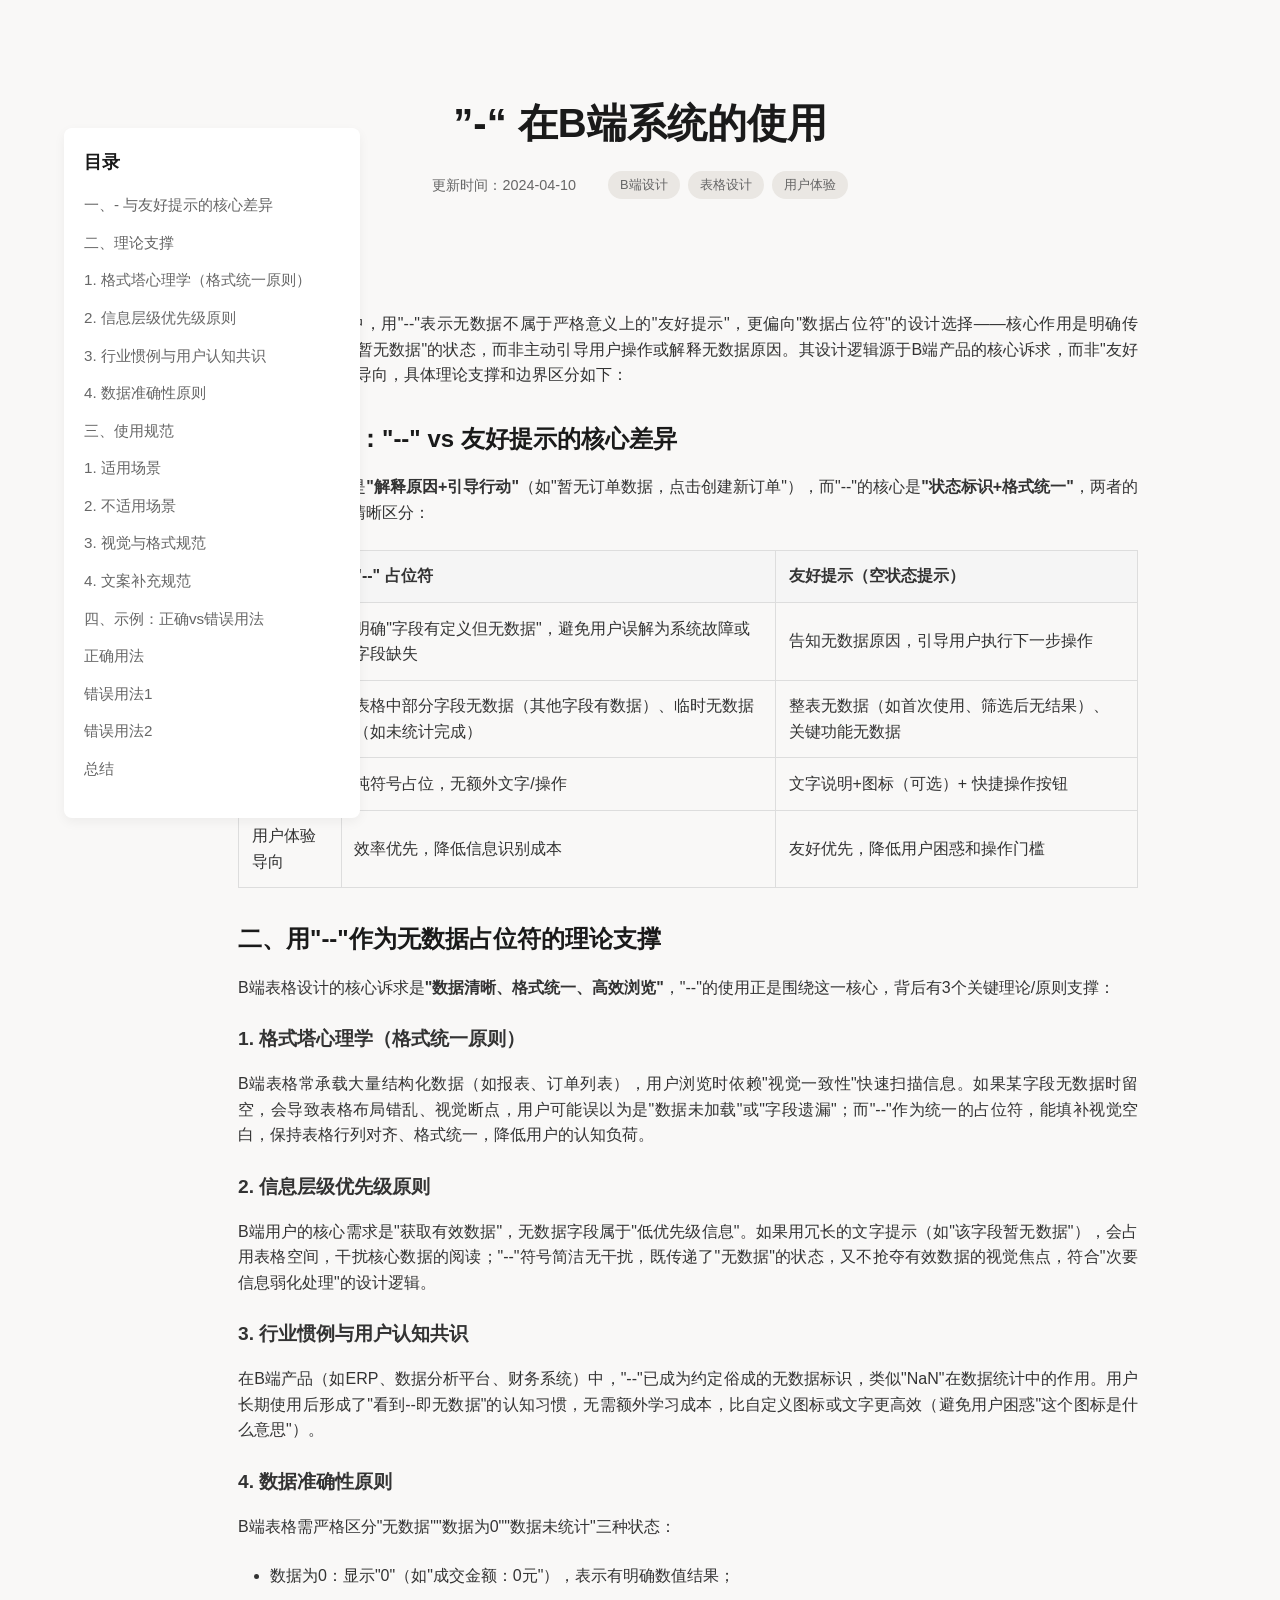
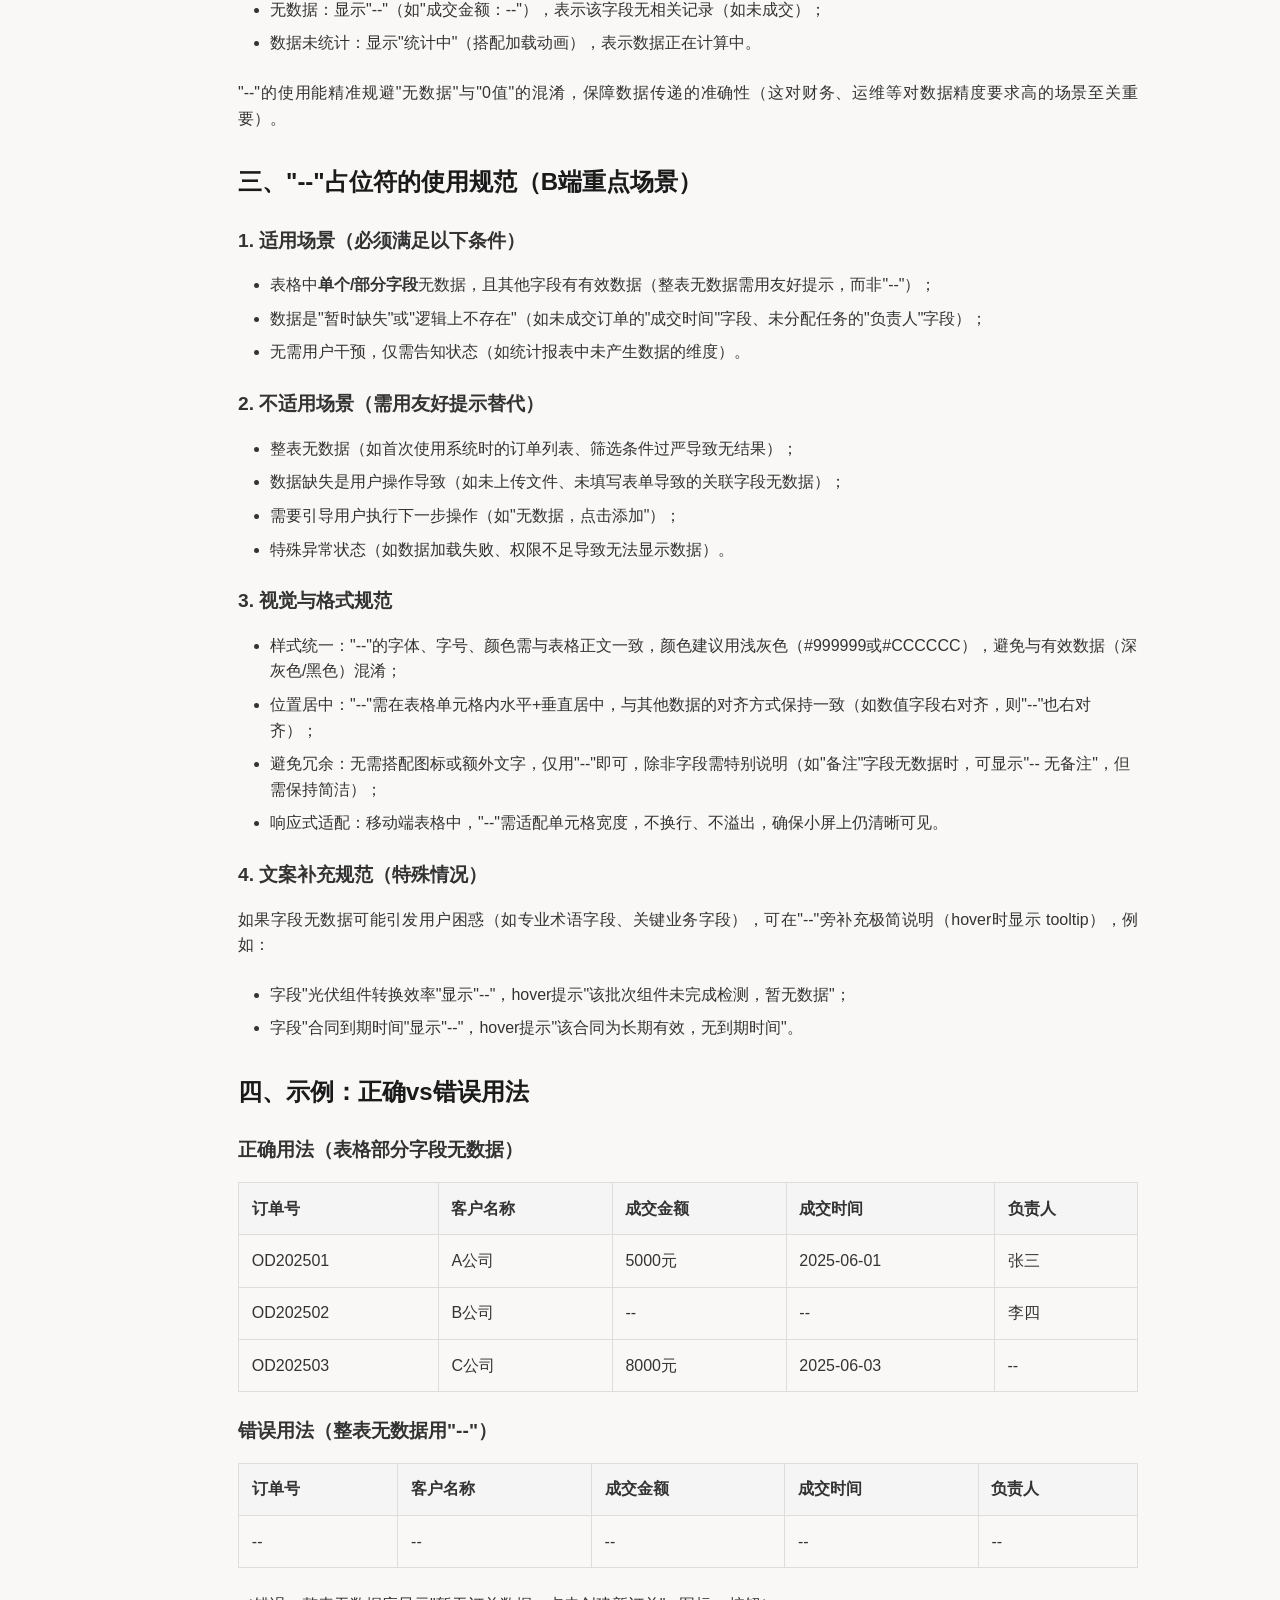
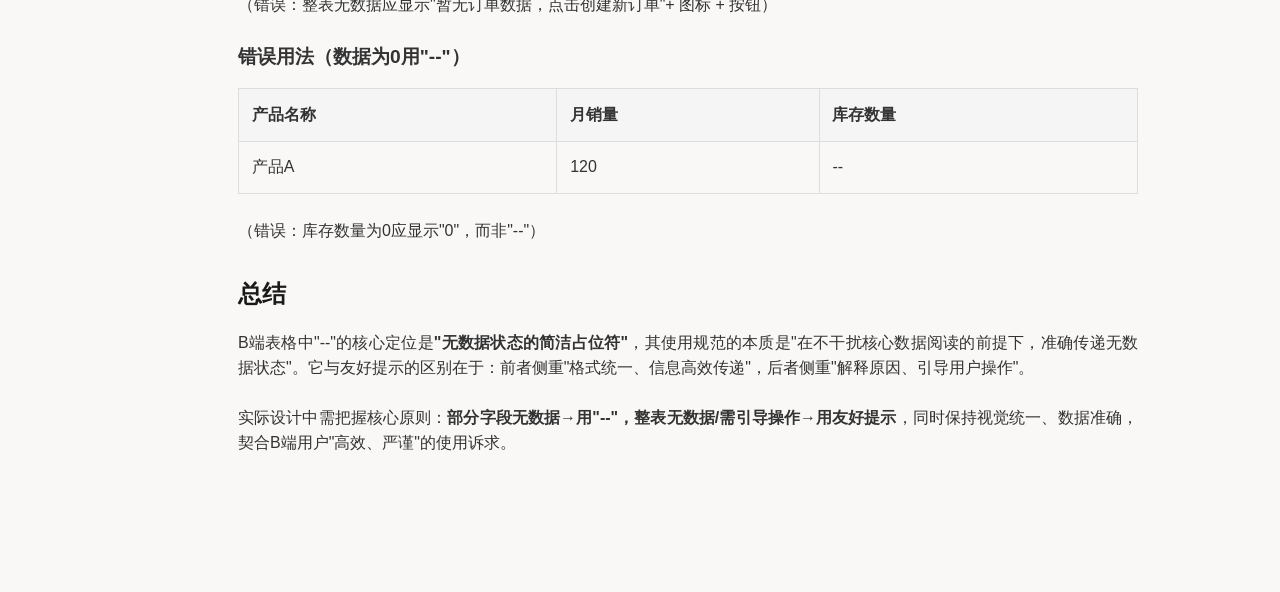
<file: blog2.html>
<!DOCTYPE html>
<html lang="zh-CN">
<head>
    <meta charset="UTF-8">
    <meta name="viewport" content="width=device-width, initial-scale=1.0">
    <title>在B端系统的使用 - B端表格设计</title>
    <style>
        /* 整体页面样式 */
        body {
            background-color: #f9f8f7;
            font-family: -apple-system, BlinkMacSystemFont, 'Segoe UI', Roboto, Oxygen, Ubuntu, Cantarell, sans-serif;
            line-height: 1.6;
            color: #333;
            margin: 0;
            padding: 0;
            user-select: text;
            cursor: auto;
        }
        
        /* 确保所有元素都允许文本选择 */
        * {
            user-select: text;
            cursor: auto;
        }
        
        /* 手机端导航栏 */
        .mobile-nav {
            display: none;
            position: fixed;
            top: 0;
            left: 0;
            right: 0;
            background-color: white;
            height: 48px;
            padding: 0 1rem;
            box-shadow: 0 2px 10px rgba(0, 0, 0, 0.1);
            z-index: 100;
            flex-direction: row;
            justify-content: space-between;
            align-items: center;
        }
        
        .mobile-nav .back-btn {
            text-decoration: none;
            color: #333;
            font-weight: 500;
        }
        
        .mobile-nav .toc-btn {
            background: none;
            border: none;
            font-size: 1rem;
            font-weight: 500;
            color: #333;
            cursor: pointer;
        }
        
        /* 手机端目录弹窗 */
        .mobile-toc {
            display: none;
            position: fixed;
            top: 0;
            left: 0;
            right: 0;
            bottom: 0;
            background-color: white;
            z-index: 110;
            padding: 2rem;
            overflow-y: auto;
        }
        
        .mobile-toc .toc-header {
            display: flex;
            justify-content: space-between;
            align-items: center;
            margin-bottom: 2rem;
        }
        
        .mobile-toc .toc-header h3 {
            margin: 0;
        }
        
        .mobile-toc .close-btn {
            background: none;
            border: none;
            font-size: 1.5rem;
            cursor: pointer;
        }
        
        .mobile-toc ul {
            list-style: none;
            padding: 0;
        }
        
        .mobile-toc li {
            margin-bottom: 1rem;
        }
        
        .mobile-toc a {
            text-decoration: none;
            color: #333;
            font-size: 1rem;
        }
        
        /* 容器样式 */
        .blog-detail-container {
            max-width: 1200px;
            margin: 0 auto;
            padding: 4rem 2rem;
            display: flex;
            flex-direction: column;
            align-items: center;
        }
        
        /* 标题和元信息 */
        .blog-header {
            text-align: center;
            margin-bottom: 1rem;
            max-width: 800px;
        }
        
        .blog-title {
            font-size: 2.5rem;
            font-weight: 700;
            margin-bottom: 1rem;
            color: #1a1a1a;
        }
        
        .blog-meta {
            display: flex;
            justify-content: center;
            align-items: center;
            gap: 2rem;
            font-size: 0.9rem;
            color: #666;
            margin-bottom: 2rem;
        }
        
        .blog-date {
            display: flex;
            align-items: center;
        }
        
        .blog-tags {
            display: flex;
            gap: 0.5rem;
        }
        
        .tag {
            background-color: #eae7e3;
            padding: 0.25rem 0.75rem;
            border-radius: 1rem;
            font-size: 0.8rem;
        }
        
        /* 主要内容区域 */
        .blog-content-wrapper {
            position: relative;
            width: 100%;
            max-width: 900px;
        }
        
        /* 文章内容 */
        .blog-content {
            width: 100%;
            max-width: 1000px;
            margin: 0 auto;
            padding: 3rem;
            border-radius: 8px;
        }
        
        /* 目录 */
        .blog-toc {
            position: fixed;
            top: 8rem;
            left: 5%;
            width: 16rem;
            background-color: white;
            padding: 20px;
            border-radius: 8px;
            box-shadow: 0 4px 12px rgba(0, 0, 0, 0.05);
            z-index: 10;
        }
        
        .blog-toc h3 {
            font-size: 1.1rem;
            font-weight: 600;
            margin-top: 0;
            margin-bottom: 1rem;
            color: #1a1a1a;
        }
        
        .blog-toc ul {
            list-style: none;
            padding: 0;
        }
        
        .blog-toc li {
            margin-bottom: 0.75rem;
        }
        
        .blog-toc a {
            text-decoration: none;
            color: #666;
            font-size: 0.95rem;
            transition: color 0.2s ease;
        }
        
        .blog-toc a:hover {
            color: #333;
        }
        
        .blog-content p {
            margin-bottom: 1.5rem;
            text-align: justify;
        }
        
        .blog-content h2 {
            font-size: 1.5rem;
            font-weight: 600;
            margin-top: 2rem;
            margin-bottom: 1rem;
            color: #1a1a1a;
        }
        
        .blog-content h3 {
            font-size: 1.2rem;
            font-weight: 600;
            margin-top: 1.5rem;
            margin-bottom: 1rem;
            color: #333;
        }
        
        .blog-content ul {
            margin-bottom: 1.5rem;
            padding-left: 2rem;
        }
        
        .blog-content li {
            margin-bottom: 0.5rem;
        }
        
        .blog-content table {
            width: 100%;
            border-collapse: collapse;
            margin-bottom: 1.5rem;
        }
        
        .blog-content th,
        .blog-content td {
            border: 1px solid #ddd;
            padding: 0.8rem;
            text-align: left;
        }
        
        .blog-content th {
            background-color: #f5f5f5;
            font-weight: 600;
        }
        
        /* 页脚 */
        .footer {
            margin-top: 4rem;
            padding: 2rem 0;
            text-align: center;
            color: #666;
            font-size: 0.9rem;
        }
        
        /* 响应式设计 */
        @media (max-width: 1024px) {
            .blog-toc {
                position: static;
                width: 100%;
                max-width: 800px;
                margin: 0 auto 2rem;
            }
        }
        
        @media (max-width: 768px) {
            .blog-detail-container {
                padding: 2rem 1rem;
            }
            
            .blog-title {
                font-size: 2rem;
            }
            
            .blog-meta {
                flex-direction: column;
                gap: 0.5rem;
                align-items: center;
            }
            
            .blog-content {
                padding: 2rem;
            }
            
            .blog-toc {
                padding: 1.5rem;
            }
        }
        
        /* 调整页面顶部间距以适应手机端导航栏 */
        @media (max-width: 768px) {
            .mobile-nav {
                display: flex;
            }
            
            .blog-detail-container {
                padding-top: 4rem;
            }
            
            .blog-toc {
                display: none;
            }
        }
    </style>
</head>
<body>
    <!-- 手机端导航栏 -->
    <div class="mobile-nav">
        <a href="index.html#blog" class="back-btn">← 返回</a>
        <button class="toc-btn">目录</button>
    </div>
    
    <!-- 手机端目录弹窗 -->
    <div class="mobile-toc">
        <div class="toc-header">
            <h3>目录</h3>
            <button class="close-btn">×</button>
        </div>
        <ul>
            <li><a href="#difference">一、先明确："--" vs 友好提示的核心差异</a></li>
            <li><a href="#theoretical">二、用"--"作为无数据占位符的理论支撑</a></li>
            <li><a href="#gestalt">1. 格式塔心理学（格式统一原则）</a></li>
            <li><a href="#hierarchy">2. 信息层级优先级原则</a></li>
            <li><a href="#industry">3. 行业惯例与用户认知共识</a></li>
            <li><a href="#accuracy">4. 数据准确性原则</a></li>
            <li><a href="#specification">三、"--"占位符的使用规范（B端重点场景）</a></li>
            <li><a href="#applicable">1. 适用场景（必须满足以下条件）</a></li>
            <li><a href="#not-applicable">2. 不适用场景（需用友好提示替代）</a></li>
            <li><a href="#visual">3. 视觉与格式规范</a></li>
            <li><a href="#copywriting">4. 文案补充规范（特殊情况）</a></li>
            <li><a href="#examples">四、示例：正确vs错误用法</a></li>
            <li><a href="#correct">正确用法（表格部分字段无数据）</a></li>
            <li><a href="#wrong1">错误用法（整表无数据用"--"）</a></li>
            <li><a href="#wrong2">错误用法（数据为0用"--"）</a></li>
            <li><a href="#summary">总结</a></li>
        </ul>
    </div>
    
    <!-- 博文详情 -->
    <div class="blog-detail-container">
        <div class="blog-header">
            <h1 class="blog-title">”-“ 在B端系统的使用</h1>
            <div class="blog-meta">
                <span class="blog-date">更新时间：2024-04-10</span>
                <span class="blog-tags">
                    <span class="tag">B端设计</span>
                    <span class="tag">表格设计</span>
                    <span class="tag">用户体验</span>
                </span>
            </div>
        </div>
        
        <div class="blog-content-wrapper">
            <div class="blog-content">
            
            <p>在B端表格设计中，用"--"表示无数据不属于严格意义上的"友好提示"，更偏向"数据占位符"的设计选择——核心作用是明确传递"该字段存在但暂无数据"的状态，而非主动引导用户操作或解释无数据原因。其设计逻辑源于B端产品的核心诉求，而非"友好提示"的用户体验导向，具体理论支撑和边界区分如下：</p>
            
            <h2 id="difference">一、先明确："--" vs 友好提示的核心差异</h2>
            <p>友好提示的核心是<span style="font-weight: 600;">"解释原因+引导行动"</span>（如"暂无订单数据，点击创建新订单"），而"--"的核心是<span style="font-weight: 600;">"状态标识+格式统一"</span>，两者的区别可通过表格清晰区分：</p>
            
            <table>
                <tr>
                    <th>维度</th>
                    <th>"--" 占位符</th>
                    <th>友好提示（空状态提示）</th>
                </tr>
                <tr>
                    <td>核心目标</td>
                    <td>明确"字段有定义但无数据"，避免用户误解为系统故障或字段缺失</td>
                    <td>告知无数据原因，引导用户执行下一步操作</td>
                </tr>
                <tr>
                    <td>适用场景</td>
                    <td>表格中部分字段无数据（其他字段有数据）、临时无数据（如未统计完成）</td>
                    <td>整表无数据（如首次使用、筛选后无结果）、关键功能无数据</td>
                </tr>
                <tr>
                    <td>内容形式</td>
                    <td>纯符号占位，无额外文字/操作</td>
                    <td>文字说明+图标（可选）+ 快捷操作按钮</td>
                </tr>
                <tr>
                    <td>用户体验导向</td>
                    <td>效率优先，降低信息识别成本</td>
                    <td>友好优先，降低用户困惑和操作门槛</td>
                </tr>
            </table>
            
            <h2 id="theoretical">二、用"--"作为无数据占位符的理论支撑</h2>
            <p>B端表格设计的核心诉求是<span style="font-weight: 600;">"数据清晰、格式统一、高效浏览"</span>，"--"的使用正是围绕这一核心，背后有3个关键理论/原则支撑：</p>
            
            <h3 id="gestalt">1. 格式塔心理学（格式统一原则）</h3>
            <p>B端表格常承载大量结构化数据（如报表、订单列表），用户浏览时依赖"视觉一致性"快速扫描信息。如果某字段无数据时留空，会导致表格布局错乱、视觉断点，用户可能误以为是"数据未加载"或"字段遗漏"；而"--"作为统一的占位符，能填补视觉空白，保持表格行列对齐、格式统一，降低用户的认知负荷。</p>
            
            <h3 id="hierarchy">2. 信息层级优先级原则</h3>
            <p>B端用户的核心需求是"获取有效数据"，无数据字段属于"低优先级信息"。如果用冗长的文字提示（如"该字段暂无数据"），会占用表格空间，干扰核心数据的阅读；"--"符号简洁无干扰，既传递了"无数据"的状态，又不抢夺有效数据的视觉焦点，符合"次要信息弱化处理"的设计逻辑。</p>
            
            <h3 id="industry">3. 行业惯例与用户认知共识</h3>
            <p>在B端产品（如ERP、数据分析平台、财务系统）中，"--"已成为约定俗成的无数据标识，类似"NaN"在数据统计中的作用。用户长期使用后形成了"看到--即无数据"的认知习惯，无需额外学习成本，比自定义图标或文字更高效（避免用户困惑"这个图标是什么意思"）。</p>
            
            <h3 id="accuracy">4. 数据准确性原则</h3>
            <p>B端表格需严格区分"无数据""数据为0""数据未统计"三种状态：</p>
            <ul>
                <li>数据为0：显示"0"（如"成交金额：0元"），表示有明确数值结果；</li>
                <li>无数据：显示"--"（如"成交金额：--"），表示该字段无相关记录（如未成交）；</li>
                <li>数据未统计：显示"统计中"（搭配加载动画），表示数据正在计算中。</li>
            </ul>
            <p>"--"的使用能精准规避"无数据"与"0值"的混淆，保障数据传递的准确性（这对财务、运维等对数据精度要求高的场景至关重要）。</p>
            
            <h2 id="specification">三、"--"占位符的使用规范（B端重点场景）</h2>
            
            <h3 id="applicable">1. 适用场景（必须满足以下条件）</h3>
            <ul>
                <li>表格中<span style="font-weight: 600;">单个/部分字段</span>无数据，且其他字段有有效数据（整表无数据需用友好提示，而非"--"）；</li>
                <li>数据是"暂时缺失"或"逻辑上不存在"（如未成交订单的"成交时间"字段、未分配任务的"负责人"字段）；</li>
                <li>无需用户干预，仅需告知状态（如统计报表中未产生数据的维度）。</li>
            </ul>
            
            <h3 id="not-applicable">2. 不适用场景（需用友好提示替代）</h3>
            <ul>
                <li>整表无数据（如首次使用系统时的订单列表、筛选条件过严导致无结果）；</li>
                <li>数据缺失是用户操作导致（如未上传文件、未填写表单导致的关联字段无数据）；</li>
                <li>需要引导用户执行下一步操作（如"无数据，点击添加"）；</li>
                <li>特殊异常状态（如数据加载失败、权限不足导致无法显示数据）。</li>
            </ul>
            
            <h3 id="visual">3. 视觉与格式规范</h3>
            <ul>
                <li>样式统一："--"的字体、字号、颜色需与表格正文一致，颜色建议用浅灰色（#999999或#CCCCCC），避免与有效数据（深灰色/黑色）混淆；</li>
                <li>位置居中："--"需在表格单元格内水平+垂直居中，与其他数据的对齐方式保持一致（如数值字段右对齐，则"--"也右对齐）；</li>
                <li>避免冗余：无需搭配图标或额外文字，仅用"--"即可，除非字段需特别说明（如"备注"字段无数据时，可显示"-- 无备注"，但需保持简洁）；</li>
                <li>响应式适配：移动端表格中，"--"需适配单元格宽度，不换行、不溢出，确保小屏上仍清晰可见。</li>
            </ul>
            
            <h3 id="copywriting">4. 文案补充规范（特殊情况）</h3>
            <p>如果字段无数据可能引发用户困惑（如专业术语字段、关键业务字段），可在"--"旁补充极简说明（hover时显示 tooltip），例如：</p>
            <ul>
                <li>字段"光伏组件转换效率"显示"--"，hover提示"该批次组件未完成检测，暂无数据"；</li>
                <li>字段"合同到期时间"显示"--"，hover提示"该合同为长期有效，无到期时间"。</li>
            </ul>
            
            <h2 id="examples">四、示例：正确vs错误用法</h2>
            
            <h3 id="correct">正确用法（表格部分字段无数据）</h3>
            <table>
                <tr>
                    <th>订单号</th>
                    <th>客户名称</th>
                    <th>成交金额</th>
                    <th>成交时间</th>
                    <th>负责人</th>
                </tr>
                <tr>
                    <td>OD202501</td>
                    <td>A公司</td>
                    <td>5000元</td>
                    <td>2025-06-01</td>
                    <td>张三</td>
                </tr>
                <tr>
                    <td>OD202502</td>
                    <td>B公司</td>
                    <td>--</td>
                    <td>--</td>
                    <td>李四</td>
                </tr>
                <tr>
                    <td>OD202503</td>
                    <td>C公司</td>
                    <td>8000元</td>
                    <td>2025-06-03</td>
                    <td>--</td>
                </tr>
            </table>
            
            <h3 id="wrong1">错误用法（整表无数据用"--"）</h3>
            <table>
                <tr>
                    <th>订单号</th>
                    <th>客户名称</th>
                    <th>成交金额</th>
                    <th>成交时间</th>
                    <th>负责人</th>
                </tr>
                <tr>
                    <td>--</td>
                    <td>--</td>
                    <td>--</td>
                    <td>--</td>
                    <td>--</td>
                </tr>
            </table>
            <p>（错误：整表无数据应显示"暂无订单数据，点击创建新订单"+ 图标 + 按钮）</p>
            
            <h3 id="wrong2">错误用法（数据为0用"--"）</h3>
            <table>
                <tr>
                    <th>产品名称</th>
                    <th>月销量</th>
                    <th>库存数量</th>
                </tr>
                <tr>
                    <td>产品A</td>
                    <td>120</td>
                    <td>--</td>
                </tr>
            </table>
            <p>（错误：库存数量为0应显示"0"，而非"--"）</p>
            
            <h2 id="summary">总结</h2>
            <p>B端表格中"--"的核心定位是<span style="font-weight: 600;">"无数据状态的简洁占位符"</span>，其使用规范的本质是"在不干扰核心数据阅读的前提下，准确传递无数据状态"。它与友好提示的区别在于：前者侧重"格式统一、信息高效传递"，后者侧重"解释原因、引导用户操作"。</p>
            <p>实际设计中需把握核心原则：<span style="font-weight: 600;">部分字段无数据→用"--"，整表无数据/需引导操作→用友好提示</span>，同时保持视觉统一、数据准确，契合B端用户"高效、严谨"的使用诉求。</p>
        </div>
        
        <div class="blog-toc">
            <h3>目录</h3>
            <ul>
                <li><a href="#difference">一、- 与友好提示的核心差异</a></li>
                <li><a href="#theoretical">二、理论支撑</a></li>
                <li><a href="#gestalt">1. 格式塔心理学（格式统一原则）</a></li>
                <li><a href="#hierarchy">2. 信息层级优先级原则</a></li>
                <li><a href="#industry">3. 行业惯例与用户认知共识</a></li>
                <li><a href="#accuracy">4. 数据准确性原则</a></li>
                <li><a href="#specification">三、使用规范</a></li>
                <li><a href="#applicable">1. 适用场景</a></li>
                <li><a href="#not-applicable">2. 不适用场景</a></li>
                <li><a href="#visual">3. 视觉与格式规范</a></li>
                <li><a href="#copywriting">4. 文案补充规范</a></li>
                <li><a href="#examples">四、示例：正确vs错误用法</a></li>
                <li><a href="#correct">正确用法</a></li>
                <li><a href="#wrong1">错误用法1</a></li>
                <li><a href="#wrong2">错误用法2</a></li>
                <li><a href="#summary">总结</a></li>
            </ul>
        </div>
    </div>
    
    <script>
        // 目录联动功能
        document.addEventListener('DOMContentLoaded', function() {
            const tocLinks = document.querySelectorAll('.blog-toc a, .mobile-toc a');
            const sections = document.querySelectorAll('.blog-content h2, .blog-content h3');
            const mobileToc = document.querySelector('.mobile-toc');
            const tocBtn = document.querySelector('.toc-btn');
            const closeBtn = document.querySelector('.close-btn');
            
            // 点击目录项跳转到对应章节
            tocLinks.forEach(link => {
                link.addEventListener('click', function(e) {
                    e.preventDefault();
                    const targetId = this.getAttribute('href');
                    const targetSection = document.querySelector(targetId);
                    
                    if (targetSection) {
                        window.scrollTo({
                            top: targetSection.offsetTop - 100,
                            behavior: 'smooth'
                        });
                        
                        // 关闭手机端目录弹窗
                        mobileToc.style.display = 'none';
                    }
                });
            });
            
            // 滚动时更新目录高亮
            function updateActiveNav() {
                let currentSection = '';
                
                sections.forEach(section => {
                    const rect = section.getBoundingClientRect();
                    if (rect.top <= 150) {
                        currentSection = section.id;
                    }
                });
                
                tocLinks.forEach(link => {
                    link.style.color = '';
                    link.style.fontWeight = '';
                    
                    if (link.getAttribute('href') === '#' + currentSection) {
                        link.style.color = '#1a1a1a';
                        link.style.fontWeight = '600';
                    }
                });
            }
            
            window.addEventListener('scroll', updateActiveNav);
            updateActiveNav();
            
            // 手机端目录控制
            if (tocBtn && closeBtn && mobileToc) {
                tocBtn.addEventListener('click', function() {
                    mobileToc.style.display = 'block';
                });
                
                closeBtn.addEventListener('click', function() {
                    mobileToc.style.display = 'none';
                });
                
                // 点击目录项后关闭弹窗
                const mobileTocLinks = document.querySelectorAll('.mobile-toc a');
                mobileTocLinks.forEach(link => {
                    link.addEventListener('click', function() {
                        mobileToc.style.display = 'none';
                    });
                });
            }
        });
    </script>
</body>
</html>
</file>
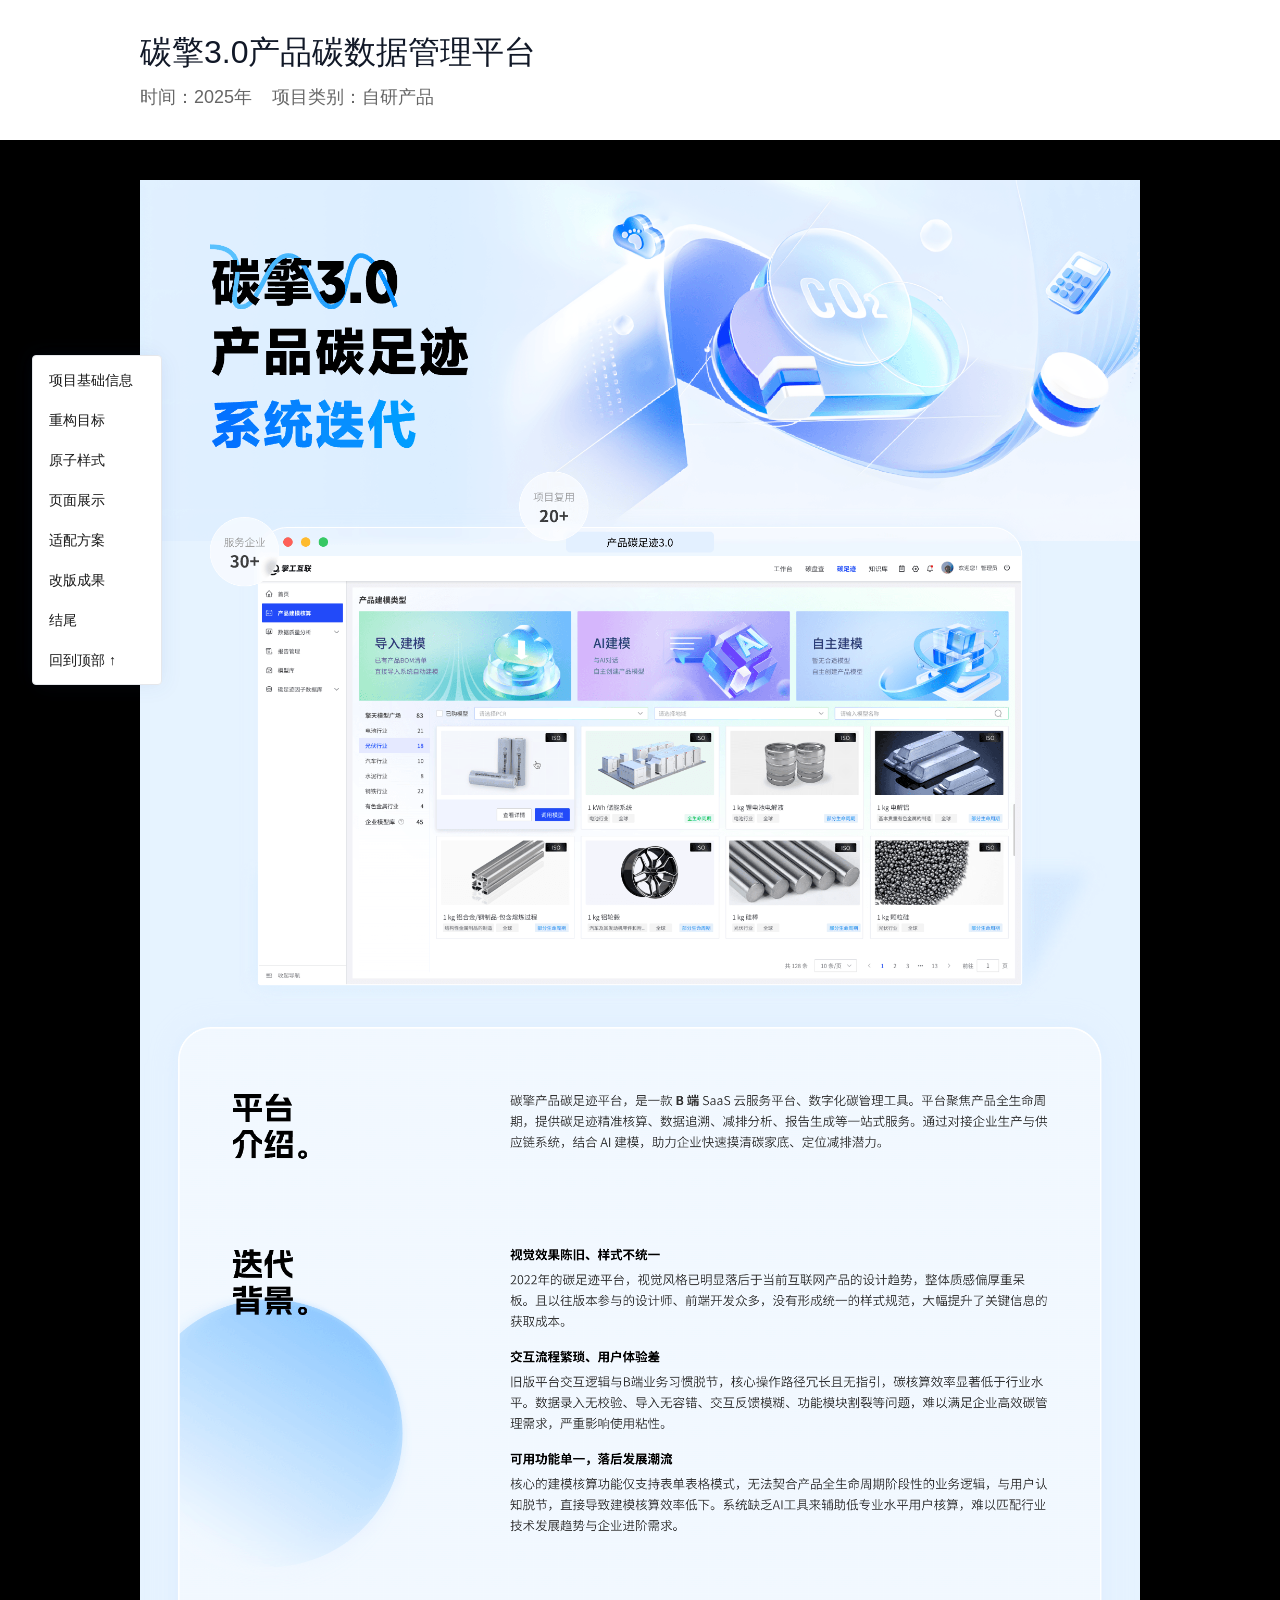
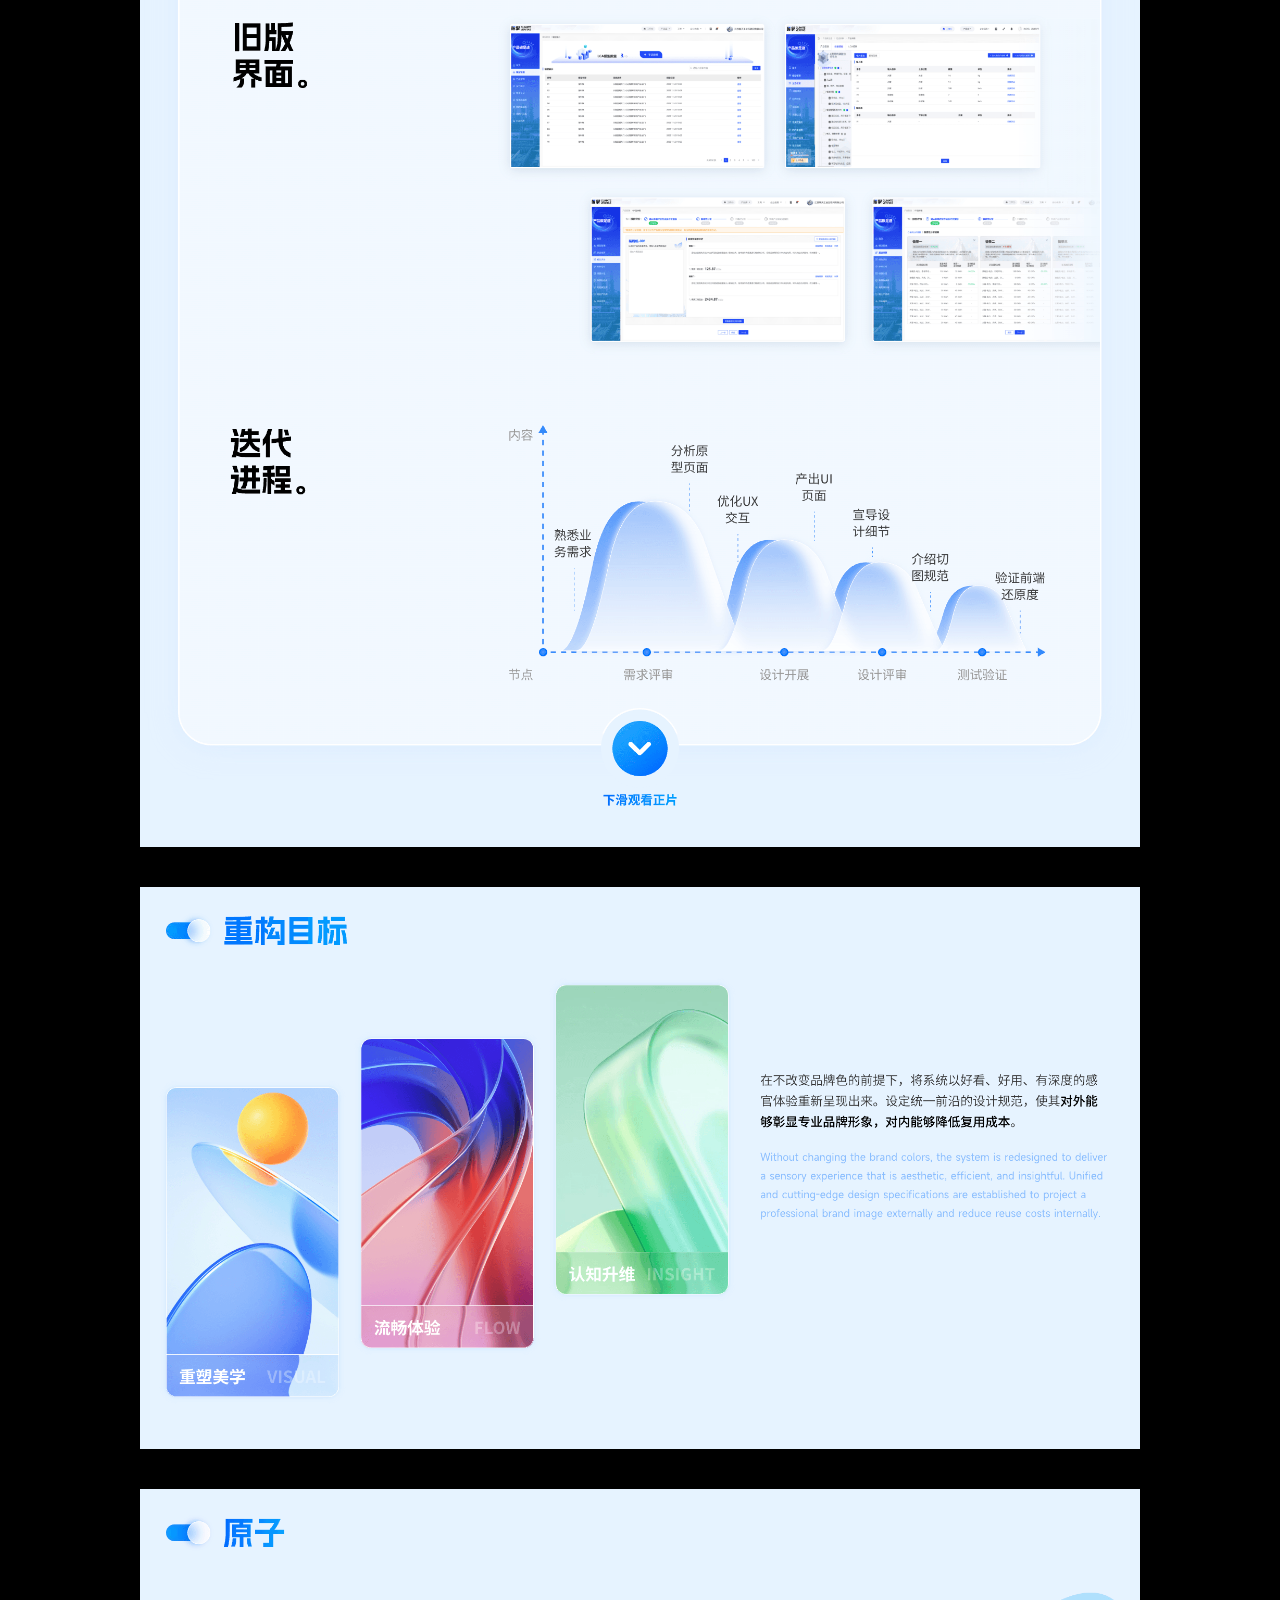
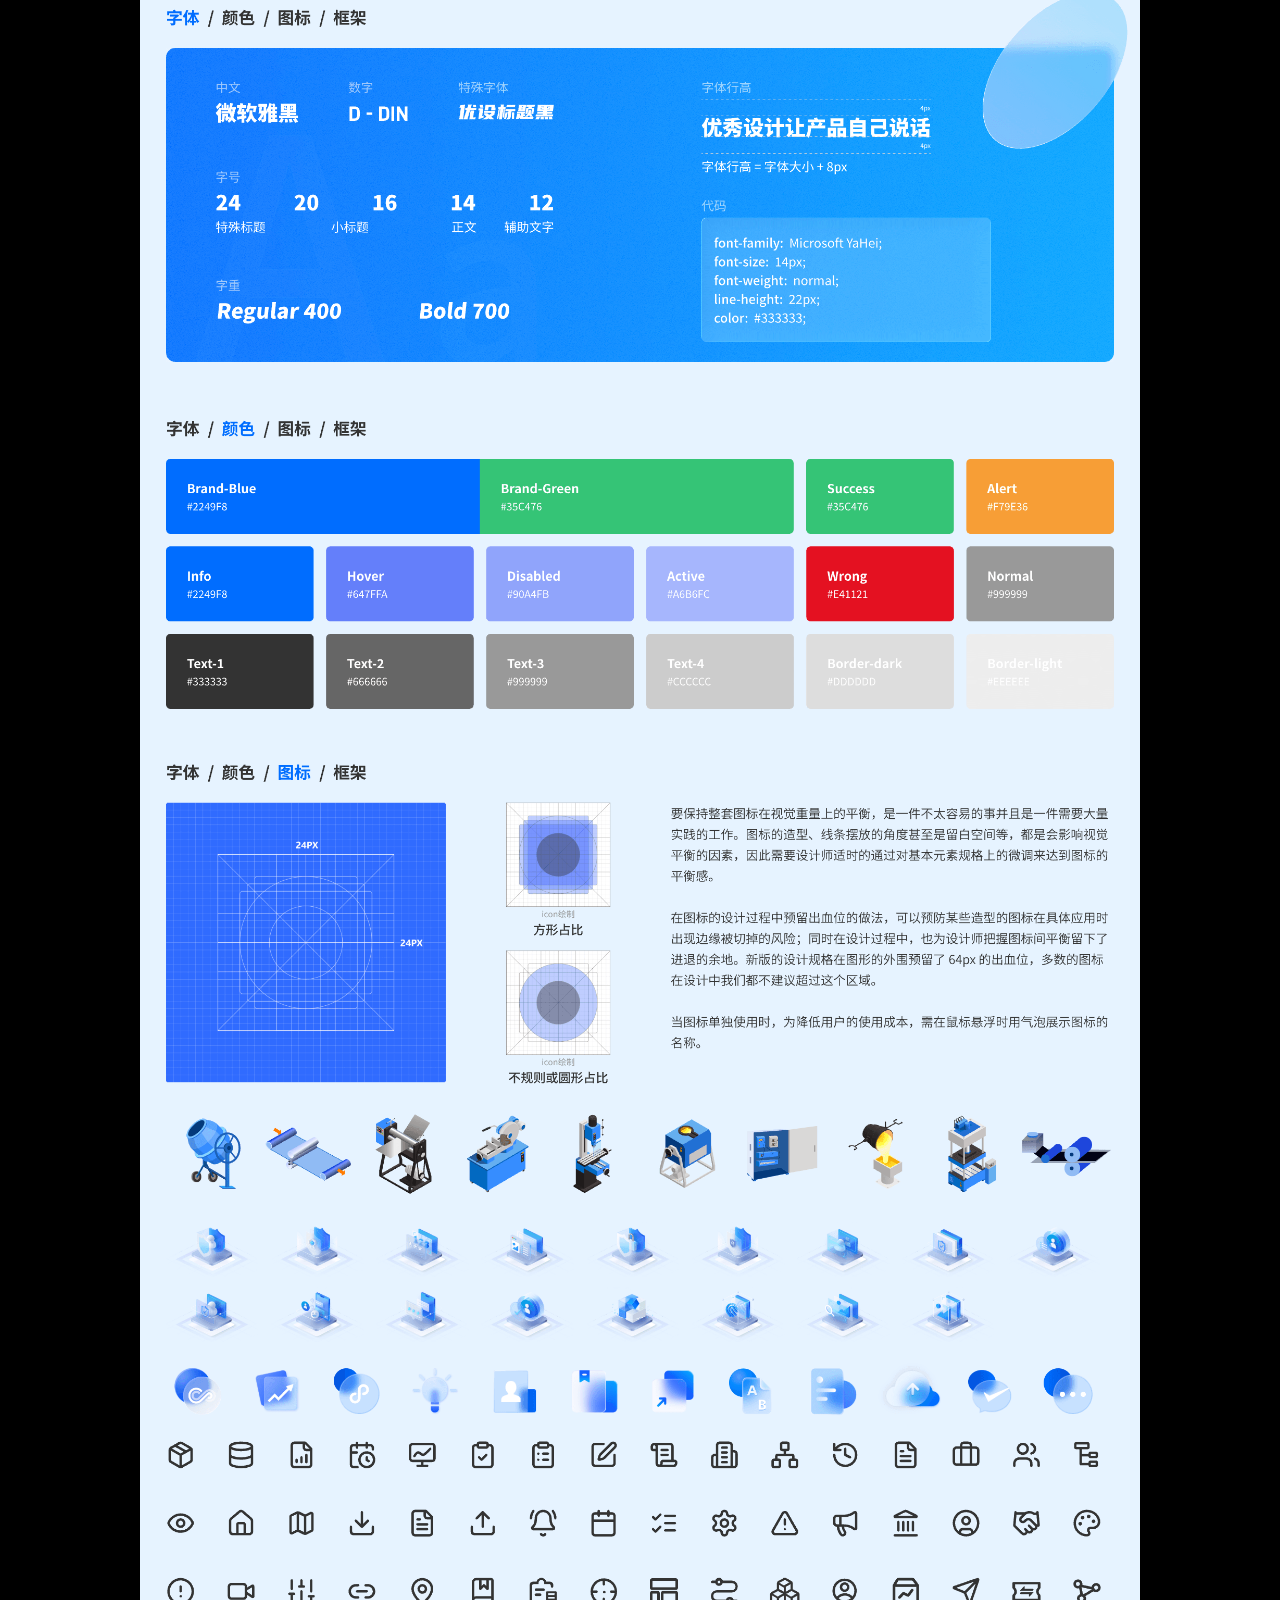
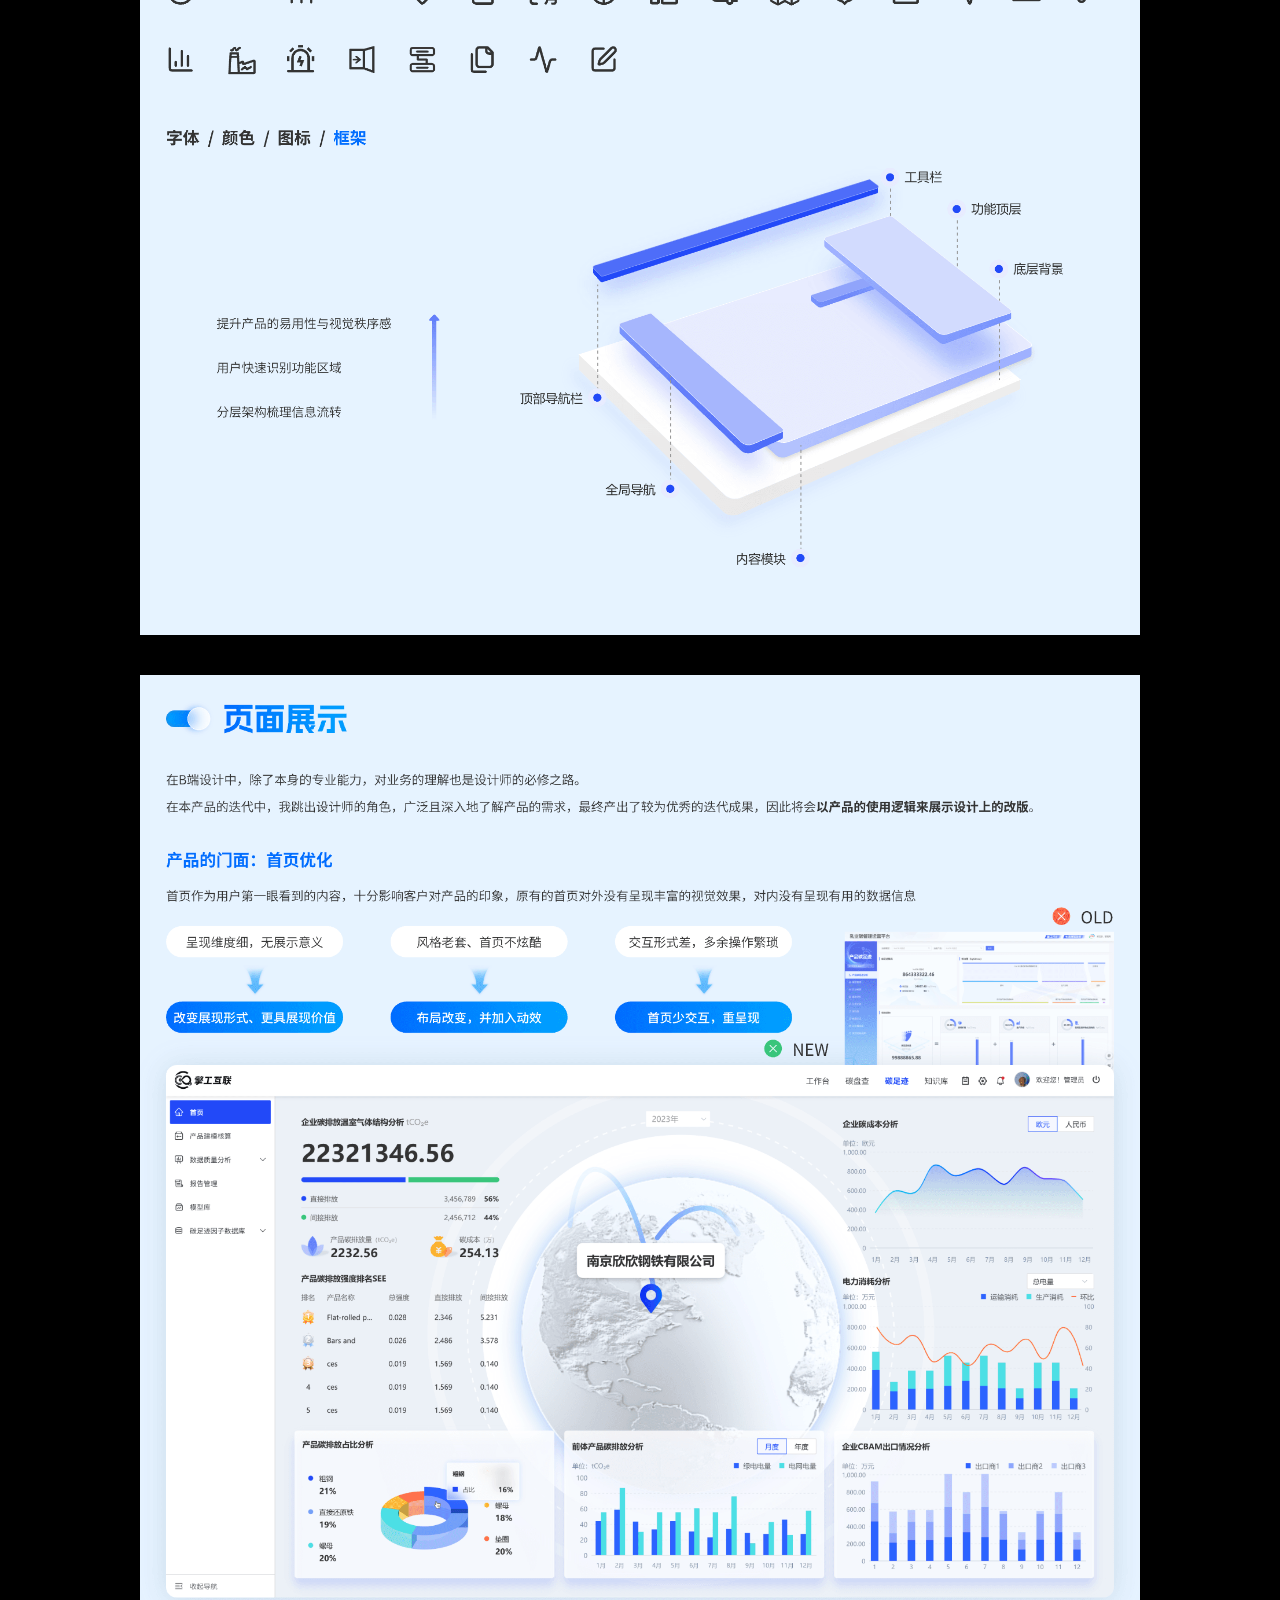
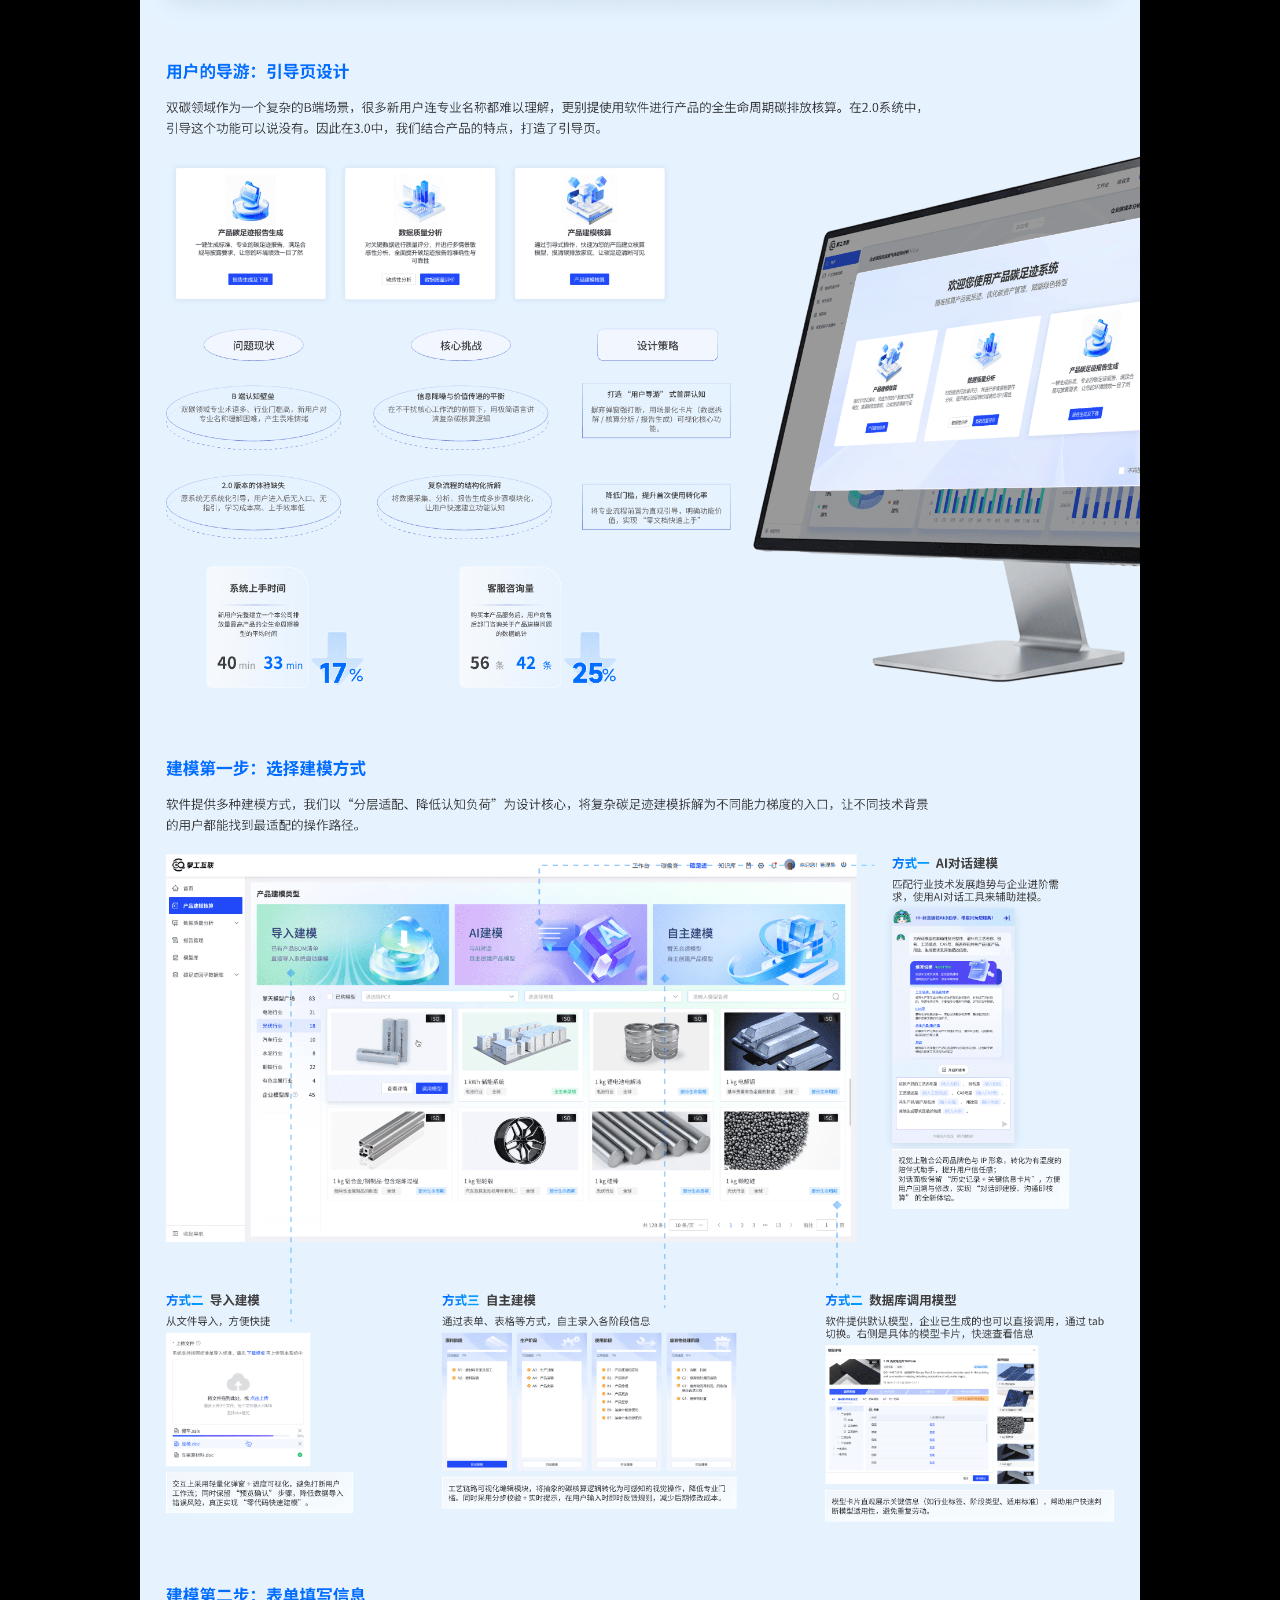
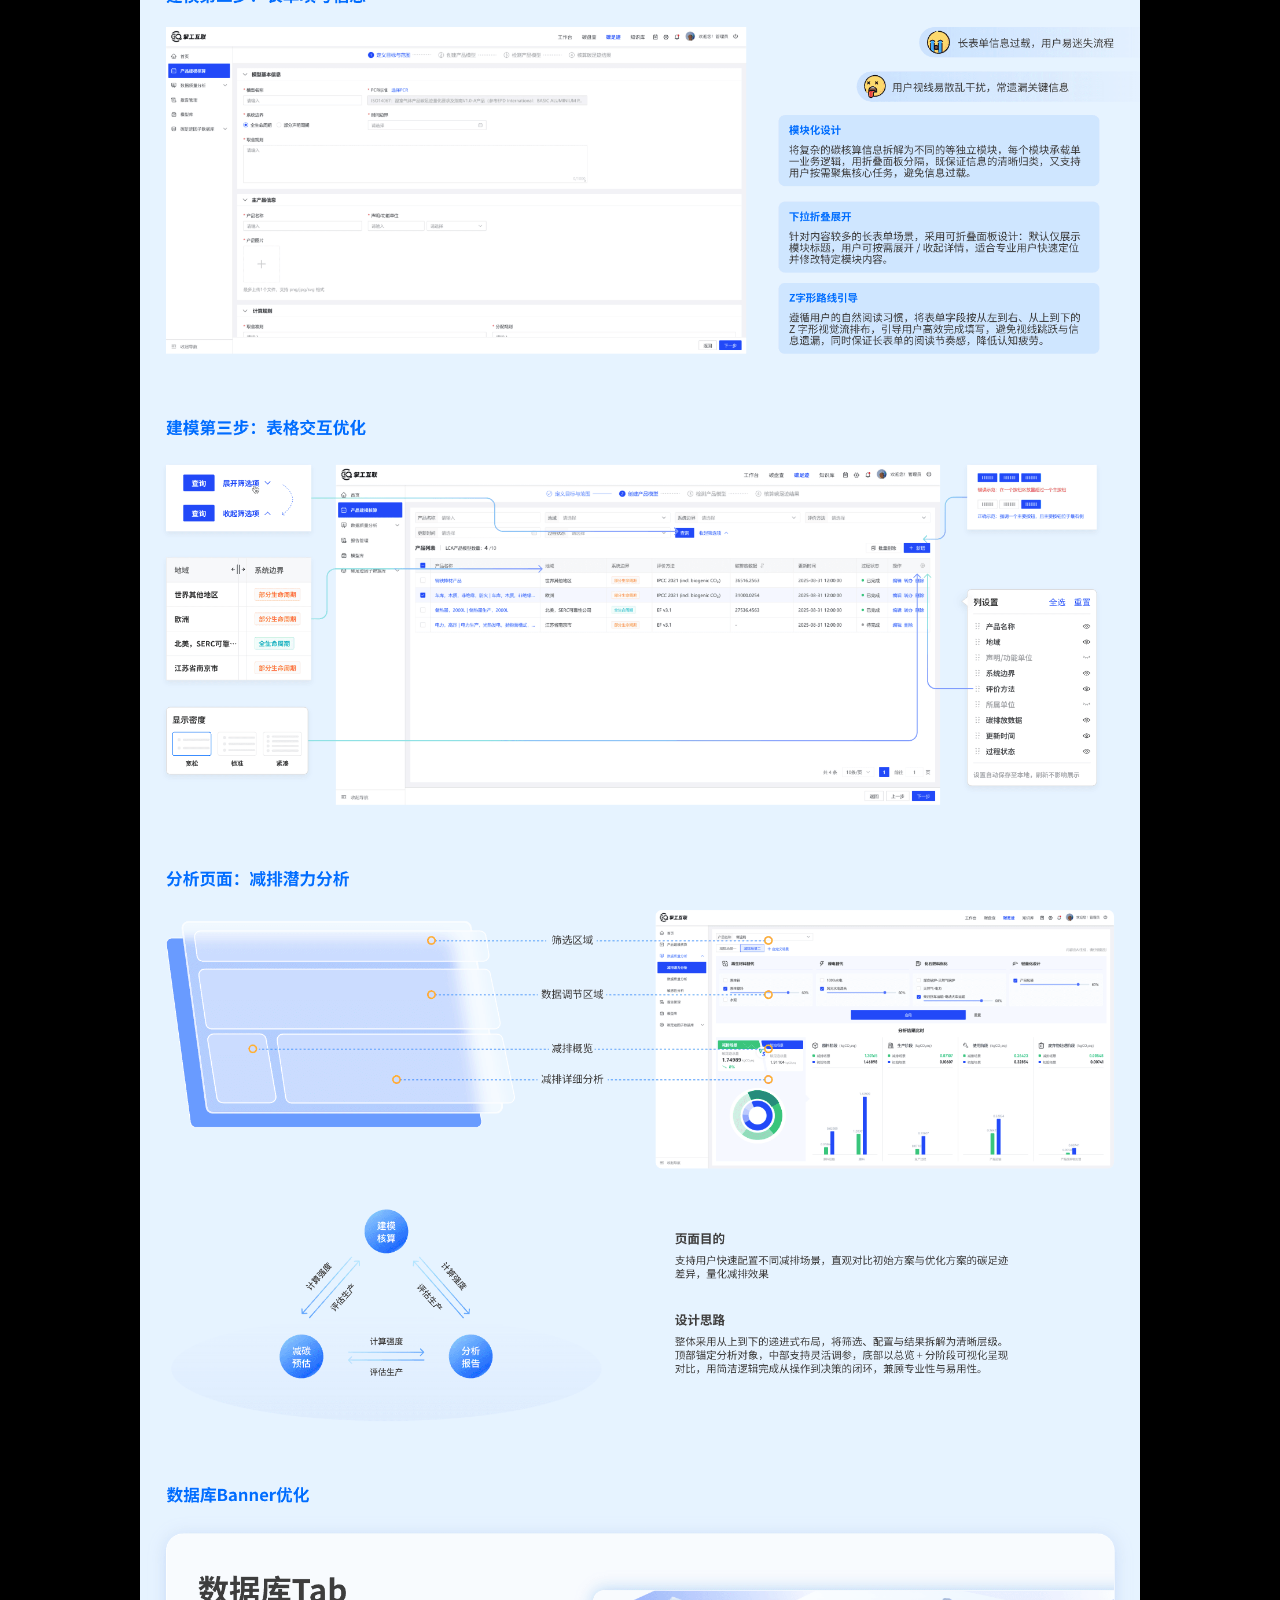
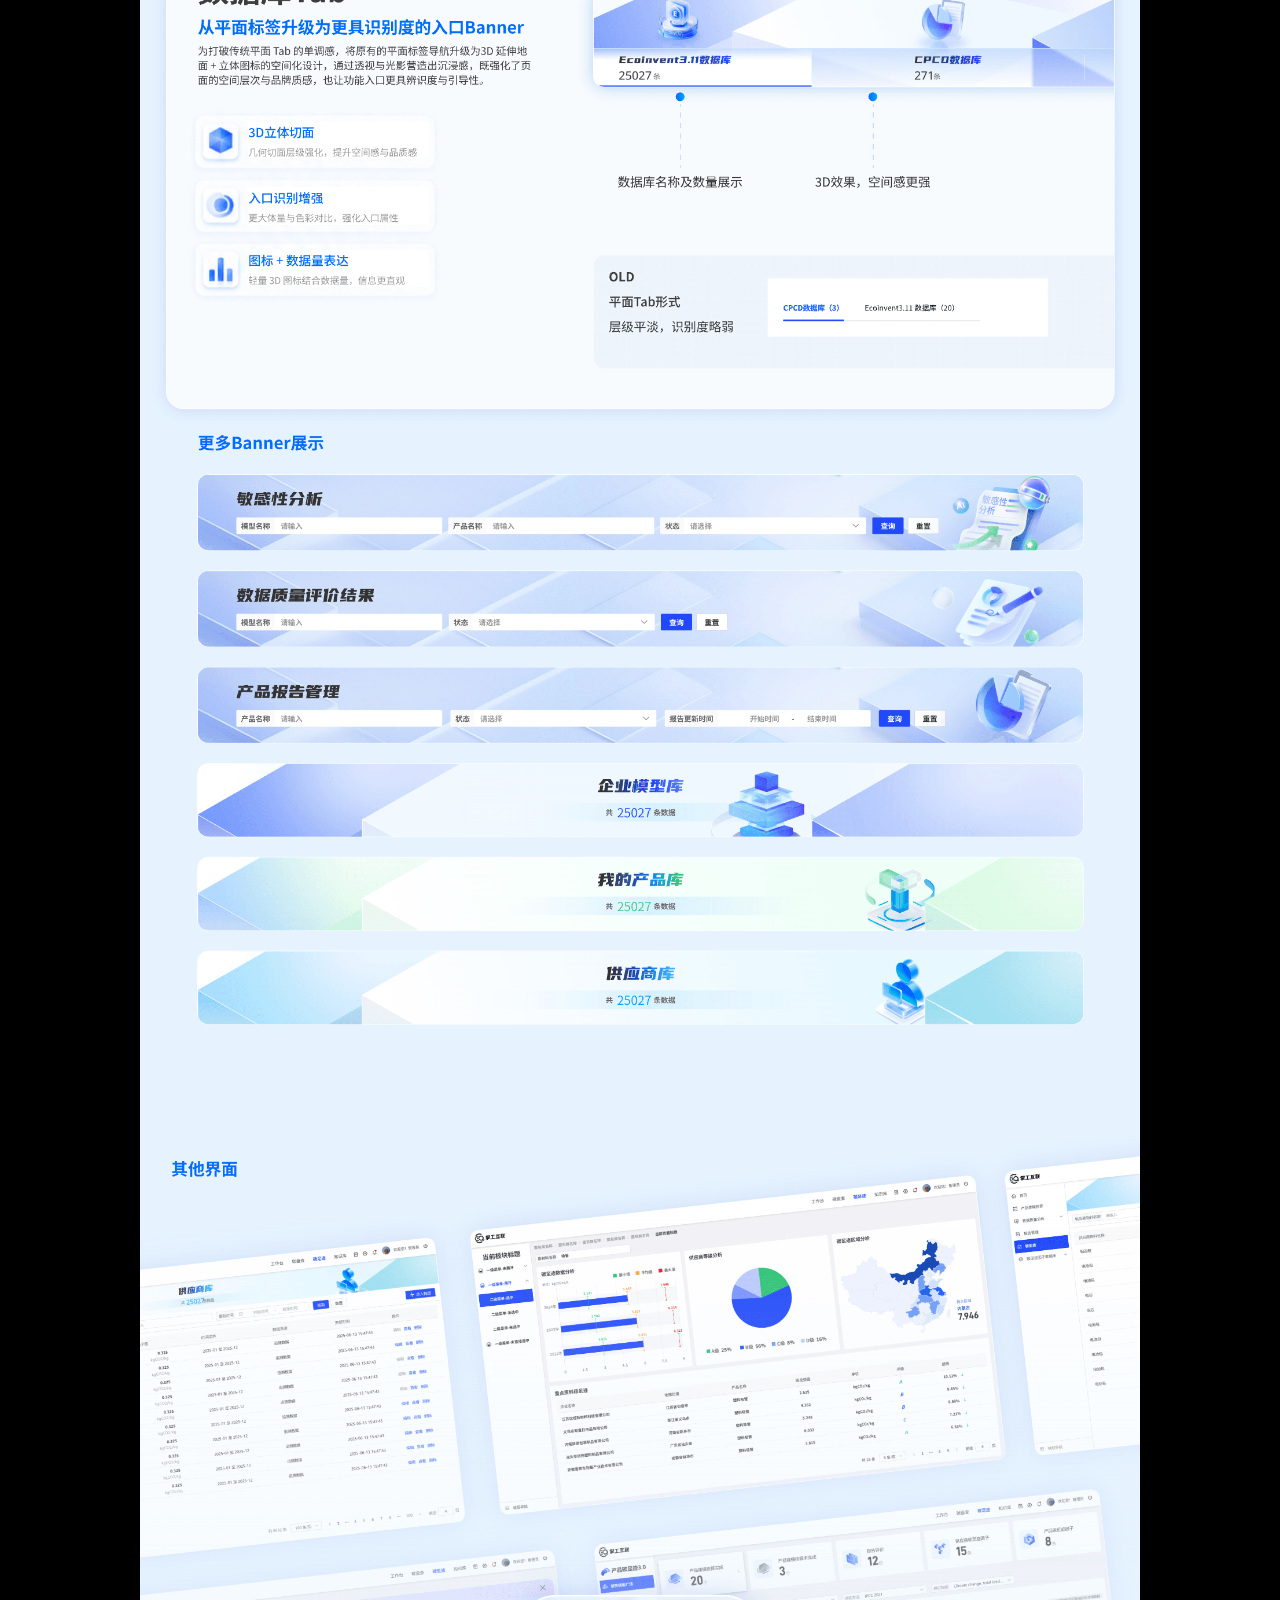
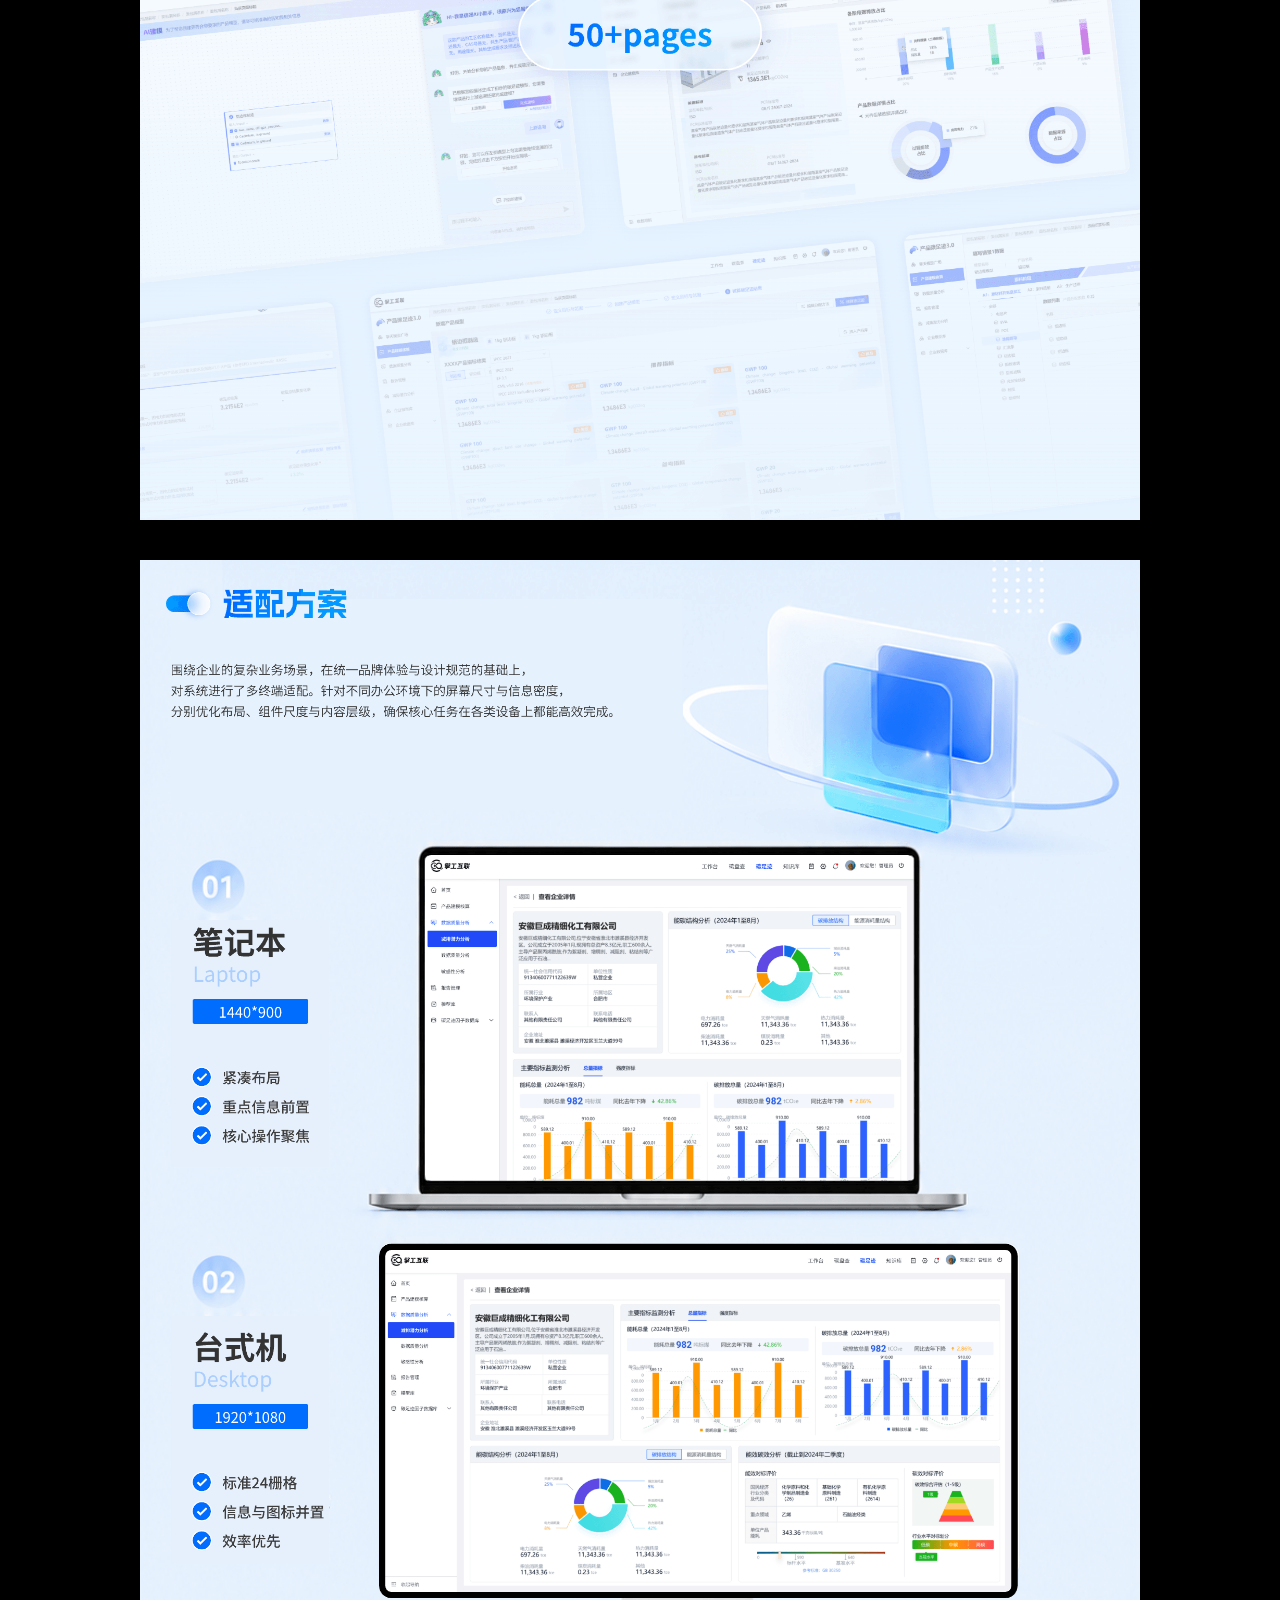
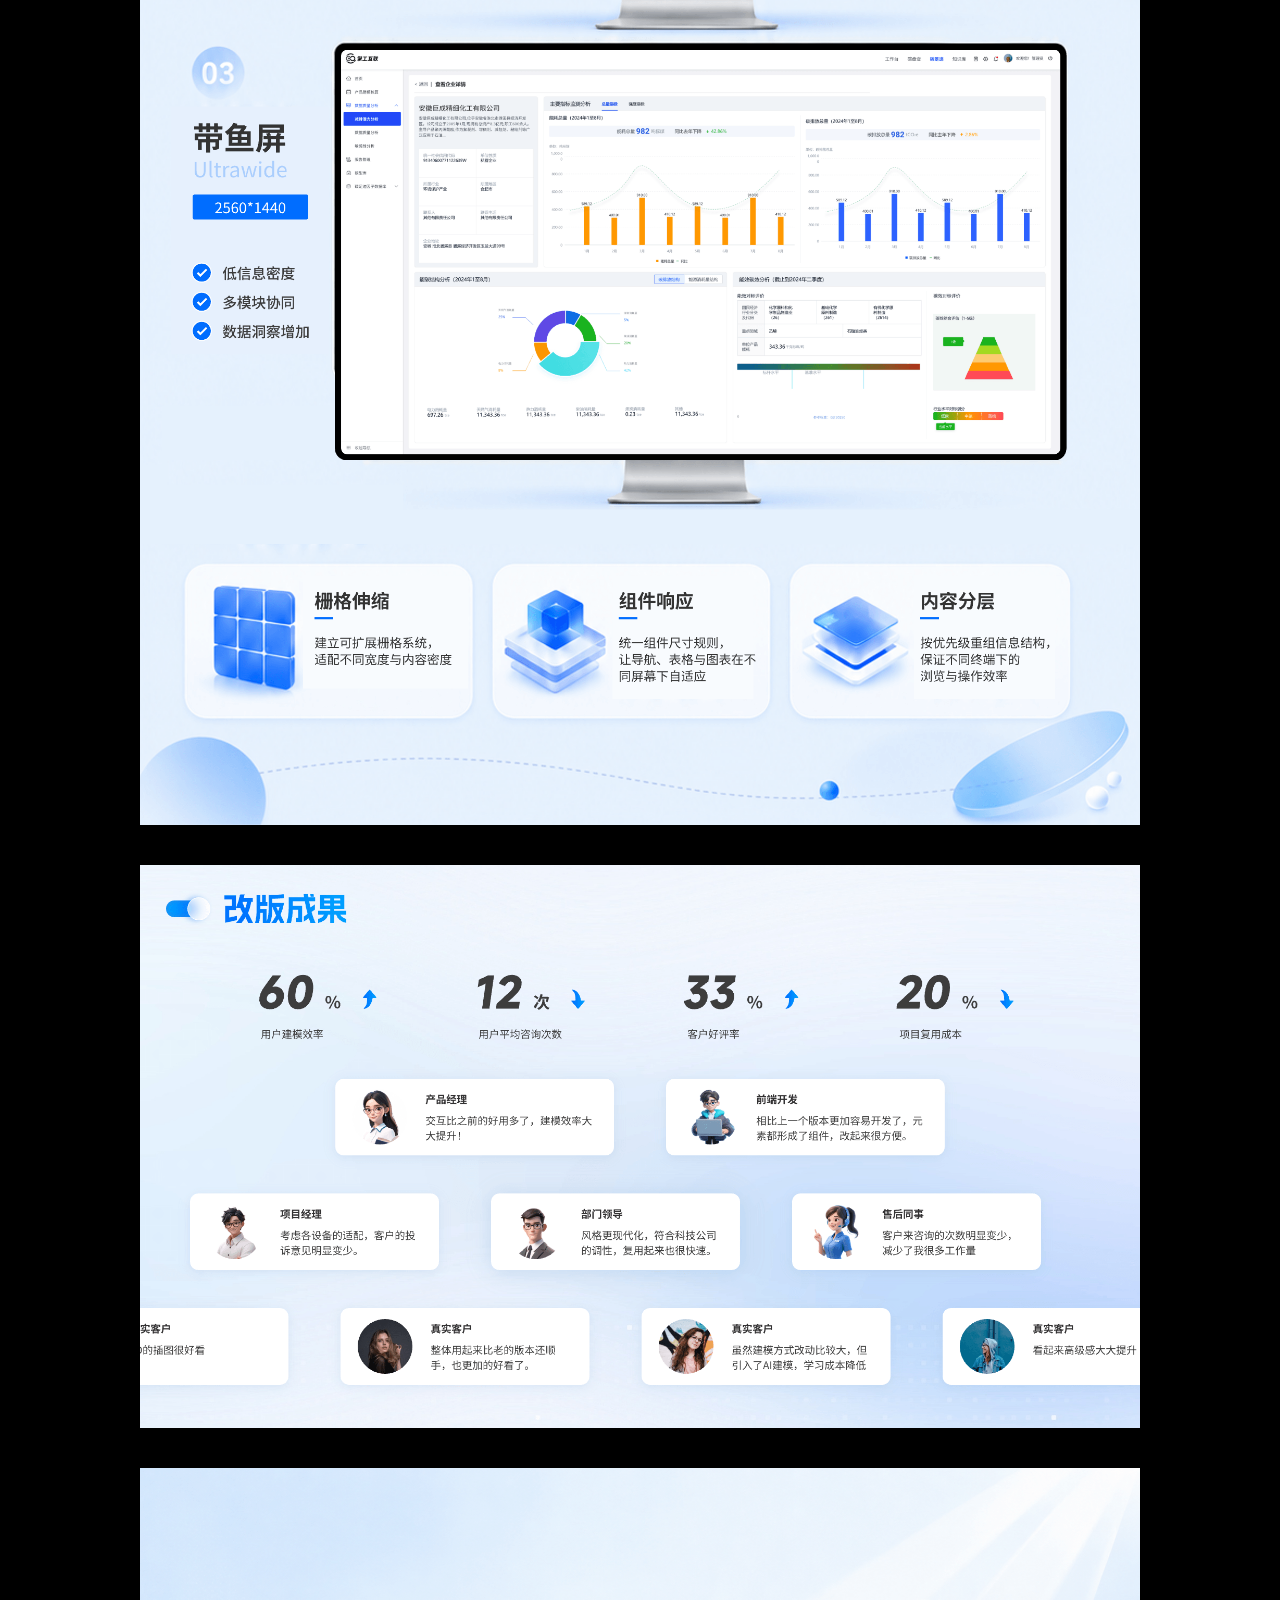
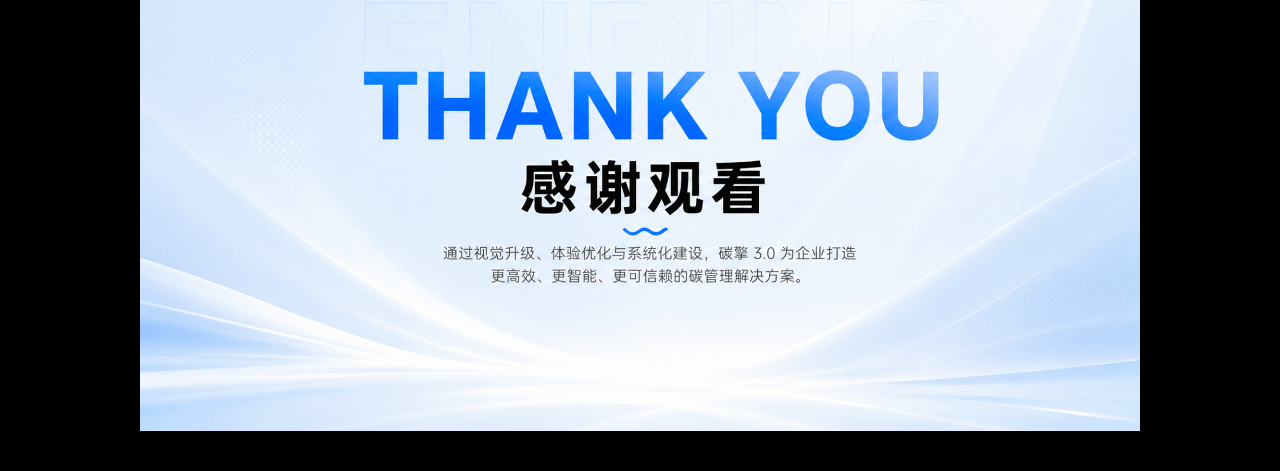
<file: project1.html>
<!DOCTYPE html>
<html lang="zh-CN">
<head>
    <meta charset="UTF-8">
    <meta name="viewport" content="width=device-width, initial-scale=1.0">
    <title>碳擎3.0产品碳数据管理平台 - 基础信息</title>
    <style>
        * {
            margin: 0;
            padding: 0;
            box-sizing: border-box;
        }
        
        body {
            font-family: 'Inter', -apple-system, BlinkMacSystemFont, 'Segoe UI', Roboto, sans-serif;
            background-color: black;
            color: #111827;
            line-height: 1.6;
            min-height: 100vh;
            display: flex;
            flex-direction: column;
        }
        
        .sidebar {
            position: fixed;
            left: 2rem;
            top: calc(50% + 70px);
            transform: translateY(-50%);
            height: auto;
            width: 130px;
            background-color: white;
            border: 1px solid #e5e7eb;
            border-radius: 4px;
            box-shadow: 4px 4px 20px rgba(55,99,170,.05),-4px -4px 20px rgba(55,99,170,.05);
            padding: 4px 0;
            display: flex;
            flex-direction: column;
            gap: 0;
            z-index: 1000;
        }
        
        .nav-item {
            padding: 0.75rem 14px;
            color: #181818;
            text-decoration: none;
            transition: all 0.2s ease;
            border-left: 2px solid transparent;
            font-size: 0.875rem;
            height: 40px;
            display: flex;
            align-items: center;
            font-family: 'Microsoft YaHei', sans-serif;
        }
        
        .nav-item:hover {
            color: #3b82f6;
        }
        
        .nav-item.active {
            color: #3b82f6;
            border-left: 2px solid #3b82f6;
            font-weight: 500;
        }
        
        .nav-item.top {
            padding: 0.75rem 14px;
            height: 40px;
            display: flex;
            align-items: center;
        }
        
        .container {
            flex: 1;
            width: 100%;
            max-width: 1000px;
            padding: 40px 0 0 0;
            margin: 0 auto;
        }
        
        .content-wrapper {
            display: flex;
            flex: 1;
        }
        
        .project-image {
            width: 100%;
            display: block;
            margin: 0 auto 40px;
        }
        
        @media (max-width: 768px) {
            body {
                flex-direction: column;
            }
            
            .sidebar {
                position: fixed;
                top: 140px;
                left: 0;
                right: 0;
                transform: none;
                width: 100%;
                height: auto;
                flex-direction: row;
                justify-content: space-around;
                align-items: center;
                box-shadow: 0 2px 10px rgba(55,99,170,.1);
                z-index: 1000;
            }
            
            .nav-item {
                height: auto;
                padding: 0.5rem 0.75rem;
                font-size: 0.75rem;
                border-left: none;
                border-bottom: 2px solid transparent;
            }
            
            .nav-item.active {
                border-left: none;
                border-bottom: 2px solid #3b82f6;
            }
            
            .nav-item.top {
                display: none;
            }
            
            .container {
                padding: 2rem 1rem;
                margin-top: 60px;
            }
            
            .project-image {
                margin-bottom: 30px;
            }
        }
    </style>
</head>
<body>
    <div style="width: 100%; height: 140px; background-color: white; display: flex; flex-direction: column; justify-content: center; padding: 0; box-sizing: border-box;">
        <div style="width: 1000px; margin: 0 auto;">
        <h1 style="font-size: 32px; line-height: 1.4; font-family: 'PingFang SC', 'PingFang', sans-serif; font-weight: normal; margin: 0 0 10px 0;">碳擎3.0产品碳数据管理平台</h1>
        <p style="font-size: 18px; line-height: 1.4; color: #666666; margin: 8px 0 0 0; font-family: 'PingFang SC', 'PingFang', sans-serif;">时间：2025年&nbsp;&nbsp;&nbsp;&nbsp;项目类别：自研产品</p>
        </div>
    </div>
    <div class="content-wrapper">
        <nav class="sidebar">
            <a href="#section-1" class="nav-item active" data-section="section-1">项目基础信息</a>
            <a href="#section-2" class="nav-item" data-section="section-2">重构目标</a>
            <a href="#section-3" class="nav-item" data-section="section-3">原子样式</a>
            <a href="#section-4" class="nav-item" data-section="section-4">页面展示</a>
            <a href="#section-5" class="nav-item" data-section="section-5">适配方案</a>
            <a href="#section-6" class="nav-item" data-section="section-6">改版成果</a>
            <a href="#section-7" class="nav-item" data-section="section-7">结尾</a>
            <a href="#top" class="nav-item top">回到顶部 ↑</a>
        </nav>
        
        <div class="container">
        <div id="section-1" class="project-section">
            <img src="images/home/碳擎3.0产品碳数据管理平台/1基础信息.png" alt="基础信息" class="project-image" loading="lazy">
        </div>
        <div id="section-2" class="project-section">
            <img src="images/home/碳擎3.0产品碳数据管理平台/2重构目标.png" alt="重构目标" class="project-image" loading="lazy">
        </div>
        <div id="section-3" class="project-section">
            <img src="images/home/碳擎3.0产品碳数据管理平台/3原子样式.png" alt="原子样式" class="project-image" loading="lazy">
        </div>
        <div id="section-4" class="project-section">
            <img src="images/home/碳擎3.0产品碳数据管理平台/4页面展示.png" alt="页面展示" class="project-image" loading="lazy">
        </div>
        <div id="section-5" class="project-section">
            <img src="images/home/碳擎3.0产品碳数据管理平台/5适配方案.png" alt="适配方案" class="project-image" loading="lazy">
        </div>
        <div id="section-6" class="project-section">
            <img src="images/home/碳擎3.0产品碳数据管理平台/6改版成果.png" alt="改版成果" class="project-image" loading="lazy">
        </div>
        <div id="section-7" class="project-section">
            <img src="images/home/碳擎3.0产品碳数据管理平台/7结尾.png" alt="结尾" class="project-image" loading="lazy">
        </div>
        </div>
    </div>
    
    <script>
        const navItems = document.querySelectorAll('.sidebar .nav-item[data-section]');
        const sections = document.querySelectorAll('.project-section');
        
        navItems.forEach(item => {
            item.addEventListener('click', (e) => {
                e.preventDefault();
                const sectionId = item.getAttribute('href').substring(1);
                const section = document.getElementById(sectionId);
                if (section) {
                    section.scrollIntoView({ behavior: 'smooth', block: 'start' });
                }
            });
        });
        
        function updateActiveNav() {
            let currentSection = '';
            
            sections.forEach(section => {
                const rect = section.getBoundingClientRect();
                if (rect.top <= 150) {
                    currentSection = section.id;
                }
            });
            
            navItems.forEach(item => {
                item.classList.remove('active');
                if (item.getAttribute('data-section') === currentSection) {
                    item.classList.add('active');
                }
            });
        }
        
        window.addEventListener('scroll', updateActiveNav);
        updateActiveNav();
    </script>
</body>
</html>
</file>
<file: css/styles.css>
* {
    margin: 0;
    padding: 0;
    box-sizing: border-box;
    user-select: none;
}

:root {
    --primary-color: #6366f1;
    --secondary-color: #4f46e5;
    --text-color: #e5e7eb;
    --bg-color: #111827;
    --card-bg: #1f2937;
    --border-color: #374151;
}

body {
    font-family: 'Inter', -apple-system, BlinkMacSystemFont, 'Segoe UI', Roboto, sans-serif;
    background-color: var(--bg-color);
    color: var(--text-color);
    line-height: 1.6;
    overflow-x: hidden;
}

.navbar {
    position: fixed;
    top: 0;
    left: 0;
    right: 0;
    z-index: 1000;
    background: rgba(17, 24, 39, 0.6);
    backdrop-filter: blur(15px);
    -webkit-backdrop-filter: blur(15px);
    padding: 1rem 2rem;
    border-bottom: 1px solid rgba(55, 65, 81, 0.5);
    box-shadow: 0 4px 30px rgba(0, 0, 0, 0.1);
}

.nav-container {
    display: flex;
    justify-content: space-between;
    align-items: center;
    max-width: 1200px;
    margin: 0 auto;
}

.logo {
    font-size: 1.5rem;
    font-weight: 700;
    color: var(--text-color);
    text-decoration: none;
}

.nav-links {
    display: flex;
    gap: 2rem;
    list-style: none;
}

.nav-links a {
    color: var(--text-color);
    text-decoration: none;
    font-weight: 500;
    transition: color 0.3s ease;
}

.nav-links a:hover {
    color: var(--primary-color);
}

.nav-tab.active {
    color: var(--primary-color);
    font-weight: 600;
}

.module {
    opacity: 0;
    transition: opacity 0.3s ease;
}

.module.active {
    opacity: 1;
}

.module.hidden {
    display: none;
}

.hero {
    height: 100vh;
    position: relative;
    display: flex;
    align-items: center;
    overflow: hidden;
    width: 100%;
    min-width: 100vw;
}

.hero-bg {
    position: absolute;
    top: 0;
    left: 0;
    width: 100vw;
    object-fit: cover;
    object-position: center;
    z-index: -1;
    min-width: 100%;
}

/* 底部导航栏（仅在手机上显示） */
.bottom-nav {
    display: none;
    position: fixed;
    bottom: 0;
    left: 0;
    right: 0;
    background: rgba(17, 24, 39, 0.95);
    backdrop-filter: blur(15px);
    -webkit-backdrop-filter: blur(15px);
    border-top: 1px solid rgba(55, 65, 81, 0.5);
    z-index: 999;
    height: 60px;
}

.bottom-nav-container {
    display: flex;
    justify-content: space-around;
    align-items: center;
    height: 100%;
}

.bottom-nav-item {
    display: flex;
    flex-direction: column;
    align-items: center;
    justify-content: center;
    flex: 1;
    color: var(--text-color);
    text-decoration: none;
    font-size: 12px;
    transition: color 0.3s ease;
}

.bottom-nav-icon {
    display: flex;
    align-items: center;
    justify-content: center;
    margin-bottom: 4px;
}

.bottom-nav-icon svg {
    width: 20px;
    height: 20px;
}

.bottom-nav-item.active {
    color: var(--primary-color);
}

/* 响应式布局 */
@media (max-width: 768px) {
    .bottom-nav {
        display: block;
    }
    
    /* 为底部导航栏留出空间 */
    .footer {
        margin-bottom: 60px;
    }
}

/* 大屏幕隐藏底部导航 */
@media (min-width: 769px) {
    .bottom-nav {
        display: none !important;
    }
}

.hero-content {
    max-width: 1200px;
    margin: 0 auto;
    padding: 0;
    width: 100%;
}

.hero-text {
    max-width: 500px;
    animation: fadeInUp 1s ease-out;
}

.hero h1 {
    font-size: 3.5rem;
    font-weight: 700;
    margin-bottom: 1rem;
    line-height: 1.2;
}

.hero p {
    font-size: 1.25rem;
    color: #9ca3af;
    margin-bottom: 2rem;
}

.hero-btns {
    display: flex;
    gap: 1rem;
    align-items: center;
}

.btn {
    display: inline-flex;
    align-items: center;
    justify-content: center;
    padding: 0.75rem 1.5rem;
    background-color: var(--primary-color);
    color: white;
    text-decoration: none;
    border-radius: 0.5rem;
    font-size: 1rem;
    font-weight: 500;
    transition: all 0.3s ease;
}

.dropdown-toggle::after {
    content: '▼';
    display: inline-block;
    margin-left: 0.5rem;
    font-size: 0.75rem;
    font-weight: normal;
    transform: scale(0.8);
}

.btn.download-btn {
    background-color: white;
    border: 1px solid white;
    color: #111827;
}

.btn.download-btn:hover {
    background-color: #f3f4f6;
    border-color: white;
    color: #111827;
}

/* 下拉菜单 */
.dropdown {
    position: relative;
    display: inline-block;
}

.dropdown-toggle {
    cursor: pointer;
}

.dropdown-menu {
    position: absolute;
    top: 100%;
    right: 0;
    background-color: white;
    border: 1px solid #e5e7eb;
    border-radius: 0.5rem;
    box-shadow: 0 4px 6px -1px rgba(0, 0, 0, 0.1), 0 2px 4px -1px rgba(0, 0, 0, 0.06);
    padding: 0.5rem 0;
    min-width: 150px;
    z-index: 1000;
    display: none;
    margin-top: 0;
    transition: opacity 0.2s ease, transform 0.2s ease;
}

.dropdown:hover .dropdown-menu {
    display: block;
    opacity: 1;
    transform: translateY(0);
}

.dropdown-item {
    display: block;
    width: 100%;
    padding: 0.5rem 1rem;
    text-align: left;
    color: #111827;
    text-decoration: none;
    transition: background-color 0.2s ease;
}

.dropdown-item:hover {
    background-color: #f3f4f6;
}

/* 统一按钮样式 */

.btn:hover {
    background-color: var(--secondary-color);
    transform: translateY(-2px);
}

.scroll-indicator {
    position: absolute;
    bottom: 2rem;
    left: 50%;
    transform: translateX(-50%);
    animation: bounce 2s infinite;
}

.scroll-icon {
    width: 30px;
    height: 50px;
    border: 2px solid var(--text-color);
    border-radius: 25px;
    position: relative;
}

.scroll-icon::after {
    content: '';
    position: absolute;
    top: 10px;
    left: 50%;
    transform: translateX(-50%);
    width: 4px;
    height: 10px;
    background-color: var(--text-color);
    border-radius: 2px;
    animation: scrollDown 2s infinite;
}

.projects {
    padding: 8rem 0;
    max-width: 1200px;
    margin: 0 auto;
}

.featured-projects {
    padding: 8rem 0;
    max-width: 1200px;
    margin: 0 auto;
}

.featured-title {
    font-size: 2.5rem;
    font-weight: 700;
    text-align: center;
    margin-bottom: 4rem;
    position: relative;
}

.featured-title::after {
    content: '';
    position: absolute;
    bottom: -10px;
    left: 50%;
    transform: translateX(-50%);
    width: 100px;
    height: 4px;
    background-color: var(--primary-color);
    border-radius: 2px;
}

.featured-grid {
    display: grid;
    grid-template-columns: repeat(3, 1fr);
    gap: 2rem;
    max-width: 1200px;
    margin: 0 auto;
}

/* 响应式布局 */
@media (max-width: 768px) {
    .featured-grid,
    .projects-grid {
        grid-template-columns: 1fr;
        gap: 1.5rem;
        padding: 0 1rem;
    }
    
    .featured-title {
        font-size: 2rem;
    }
    
    .featured-projects {
        padding: 4rem 0;
    }
}

@media (min-width: 769px) and (max-width: 1024px) {
    .featured-grid,
    .projects-grid {
        grid-template-columns: repeat(2, 1fr);
    }
}

.featured-card {
    background-color: var(--card-bg);
    border-radius: 1rem;
    overflow: hidden;
    transition: transform 0.3s ease, box-shadow 0.3s ease;
    border: 1px solid var(--border-color);
    cursor: pointer;
    opacity: 0;
    transform: translateY(30px);
    transition: opacity 0.6s ease, transform 0.6s ease;
}

.featured-card.animate {
    opacity: 1;
    transform: translateY(0);
}

.featured-card:hover {
    box-shadow: 0 10px 25px rgba(0, 0, 0, 0.3);
}

.featured-img {
    width: 100%;
    height: 200px;
    object-fit: cover;
    transition: transform 0.3s ease;
}

.featured-card:hover .featured-img {
    transform: scale(1.05);
}

.featured-content {
    padding: 1.5rem;
}

.featured-content .featured-title {
    font-size: 1.25rem;
    font-weight: 600;
    margin-bottom: 0.5rem;
    text-align: left;
    margin-bottom: 1rem;
}

.featured-content .featured-title::after {
    display: none;
}

.featured-tags {
    display: flex;
    flex-wrap: wrap;
    gap: 0.5rem;
    margin-bottom: 1rem;
}

.featured-tag {
    padding: 0.25rem 0.75rem;
    background-color: var(--primary-color);
    color: white;
    border-radius: 1rem;
    font-size: 0.875rem;
    font-weight: 500;
}

.featured-description {
    color: #9ca3af;
    margin-top: 12px;
    line-height: 22px;
}

.project-tabs {
    display: flex;
    justify-content: center;
    gap: 1rem;
    margin-bottom: 3rem;
    flex-wrap: wrap;
}

.tab-btn {
    padding: 0.75rem 2rem;
    background-color: var(--card-bg);
    border: 1px solid var(--border-color);
    color: rgba(255, 255, 255, 0.6);
    border-radius: 0.5rem;
    cursor: pointer;
    transition: all 0.3s ease;
}

.tab-btn:hover {
    background-color: var(--primary-color);
    color: white;
}

.tab-btn.active {
    background-color: var(--primary-color);
    color: white;
}

.section-title {
    font-size: 2.5rem;
    font-weight: 700;
    text-align: center;
    margin-bottom: 4rem;
    position: relative;
}

.section-title::after {
    content: '';
    position: absolute;
    bottom: -10px;
    left: 50%;
    transform: translateX(-50%);
    width: 100px;
    height: 4px;
    background-color: var(--primary-color);
    border-radius: 2px;
}

.tab-nav {
    display: flex;
    justify-content: center;
    gap: 1rem;
    margin-bottom: 3rem;
    flex-wrap: wrap;
}

.tab-btn {
    padding: 0.75rem 1.5rem;
    background-color: var(--card-bg);
    border: 1px solid var(--border-color);
    color: var(--text-color);
    border-radius: 0.5rem;
    cursor: pointer;
    transition: all 0.3s ease;
}

.tab-btn.active {
    background-color: var(--primary-color);
    border-color: var(--primary-color);
}

.tab-btn:hover {
    background-color: #374151;
}

.projects-grid {
    display: grid;
    grid-template-columns: repeat(3, 1fr);
    gap: 2rem;
    max-width: 1200px;
    margin: 0 auto;
}

.projects-grid:has(.empty-state) {
    grid-template-columns: 1fr;
    min-height: 400px;
}

.projects-grid:has(.empty-state) .empty-state {
    grid-column: 1 / -1;
    min-height: 400px;
    width: 100%;
    display: flex;
    align-items: center;
    justify-content: center;
}

.empty-state-image {
    max-width: 100%;
    max-height: 300px;
    object-fit: contain;
    opacity: 0.6;
}

.project-card {
    background-color: var(--card-bg);
    border-radius: 1rem;
    overflow: hidden;
    transition: transform 0.3s ease, box-shadow 0.3s ease;
    border: 1px solid var(--border-color);
    cursor: pointer;
    opacity: 0;
    transform: translateY(30px);
    transition: opacity 0.6s ease, transform 0.6s ease;
}

.project-card.animate {
    opacity: 1;
    transform: translateY(0);
}

.project-card:hover {
    box-shadow: 0 10px 25px rgba(0, 0, 0, 0.3);
}

.project-img {
    width: 100%;
    height: 200px;
    object-fit: cover;
    transition: transform 0.3s ease;
}

.project-card:hover .project-img {
    transform: scale(1.05);
}

.project-content {
    padding: 1.5rem;
}

.project-title {
    font-size: 1.25rem;
    font-weight: 600;
    margin-bottom: 0.5rem;
}

.project-description {
    color: #9ca3af;
    margin-top: 12px;
    line-height: 22px;
}

.project-card,
.featured-card {
    position: relative;
}

.coming-soon-overlay {
    position: absolute;
    top: 0;
    left: 0;
    right: 0;
    bottom: 0;
    background-color: rgba(0, 0, 0, 0.5);
    display: flex;
    align-items: center;
    justify-content: center;
    z-index: 10;
}

.project-card:hover .coming-soon-overlay,
.featured-card:hover .coming-soon-overlay {
    cursor: not-allowed;
}

.project-card:not(.has-overlay):hover,
.featured-card:not(.has-overlay):hover {
    cursor: pointer;
}

.has-overlay {
    cursor: default;
}

.coming-soon-text {
    color: #ffffff;
    font-size: 1.25rem;
    font-weight: normal;
    text-align: center;
    opacity: 0;
    transition: opacity 0.3s ease;
}

.project-card:hover .coming-soon-text,
.featured-card:hover .coming-soon-text {
    opacity: 1;
}

.blog {
    padding: 8rem 2rem;
    background-color: #1f2937;
}

.blog-container {
    max-width: 1200px;
    margin: 0 auto;
}

.blog-list {
    display: flex;
    flex-direction: column;
    gap: 1.5rem;
}

.blog-item {
    background-color: var(--bg-color);
    border-radius: 0.75rem;
    padding: 1.5rem;
    border: 1px solid var(--border-color);
    transition: background-color 0.3s ease, border-color 0.3s ease;
    cursor: pointer;
}

.blog-item:hover {
    background-color: #1f2937;
    border-color: var(--primary-color);
}

.blog-meta {
    display: flex;
    justify-content: space-between;
    align-items: center;
    margin-bottom: 1rem;
    flex-wrap: wrap;
    gap: 1rem;
}

.blog-date {
    color: #9ca3af;
    font-size: 0.875rem;
}

.blog-tags {
    display: flex;
    gap: 0.5rem;
    flex-wrap: wrap;
}

.blog-tag {
    padding: 0.25rem 0.75rem;
    background-color: #374151;
    border-radius: 9999px;
    font-size: 0.75rem;
    color: #d1d5db;
}

/* 博文详情模块样式 */
.blog-detail {
    padding: 8rem 2rem;
    background-color: #f9f8f7;
    color: #333;
}

.blog-detail-container {
    max-width: 1200px;
    margin: 0 auto;
}

.blog-detail-header {
    margin-bottom: 4rem;
}

.back-btn {
    background: none;
    border: none;
    font-size: 1rem;
    color: #6366f1;
    cursor: pointer;
    padding: 0.5rem 1rem;
    border-radius: 0.5rem;
    transition: background-color 0.3s ease;
    margin-bottom: 2rem;
}

.back-btn:hover {
    background-color: rgba(99, 102, 241, 0.1);
}

.blog-detail-title {
    font-size: 2.5rem;
    font-weight: 700;
    margin-bottom: 1rem;
    color: #111827;
}

.blog-detail-meta {
    display: flex;
    justify-content: space-between;
    align-items: center;
    flex-wrap: wrap;
    gap: 1rem;
    margin-bottom: 2rem;
}

.blog-detail-date {
    color: #6b7280;
    font-size: 0.875rem;
}

.blog-detail-tags {
    display: flex;
    gap: 0.5rem;
    flex-wrap: wrap;
}

.blog-detail-tag {
    padding: 0.25rem 0.75rem;
    background-color: #e5e7eb;
    border-radius: 9999px;
    font-size: 0.75rem;
    color: #374151;
}

.blog-detail-content {
    display: grid;
    grid-template-columns: 250px 1fr;
    gap: 4rem;
}

.blog-detail-sidebar {
    position: sticky;
    top: 100px;
    height: fit-content;
}

.blog-detail-nav {
    background-color: #ffffff;
    border-radius: 0.75rem;
    padding: 1.5rem;
    box-shadow: 0 4px 6px -1px rgba(0, 0, 0, 0.1), 0 2px 4px -1px rgba(0, 0, 0, 0.06);
}

.blog-detail-nav h3 {
    font-size: 1.125rem;
    font-weight: 600;
    margin-bottom: 1rem;
    color: #111827;
}

.blog-detail-nav ul {
    list-style: none;
    display: flex;
    flex-direction: column;
    gap: 0.75rem;
}

.blog-detail-nav ul li a {
    color: #6b7280;
    text-decoration: none;
    font-size: 0.875rem;
    transition: color 0.3s ease;
    display: block;
    padding: 0.5rem 0;
}

.blog-detail-nav ul li a:hover {
    color: #6366f1;
}

.blog-detail-main {
    background-color: #ffffff;
    border-radius: 0.75rem;
    padding: 2.5rem;
    box-shadow: 0 4px 6px -1px rgba(0, 0, 0, 0.1), 0 2px 4px -1px rgba(0, 0, 0, 0.06);
}

.blog-section {
    margin-bottom: 3rem;
}

.blog-section h2 {
    font-size: 1.5rem;
    font-weight: 600;
    margin-bottom: 1.5rem;
    color: #111827;
    padding-bottom: 0.5rem;
    border-bottom: 1px solid #e5e7eb;
}

.blog-section p {
    margin-bottom: 1rem;
    line-height: 1.75;
    color: #374151;
}

.blog-conclusion {
    margin-top: 4rem;
    padding-top: 2rem;
    border-top: 2px solid #e5e7eb;
}

.blog-conclusion h2 {
    font-size: 1.5rem;
    font-weight: 600;
    margin-bottom: 1.5rem;
    color: #111827;
}

/* 响应式设计 */
@media (max-width: 768px) {
    .blog-detail {
        padding: 4rem 2rem;
    }
    
    .blog-detail-content {
        grid-template-columns: 1fr;
        gap: 2rem;
    }
    
    .blog-detail-sidebar {
        position: relative;
        top: 0;
    }
    
    .blog-detail-main {
        padding: 1.5rem;
    }
    
    .blog-detail-title {
        font-size: 2rem;
    }
}

@media (max-width: 480px) {
    .blog-detail {
        padding: 2rem 1rem;
    }
    
    .blog-detail-main {
        padding: 1rem;
    }
    
    .blog-detail-title {
        font-size: 1.75rem;
    }
}

.project-tags {
    display: flex;
    gap: 0.5rem;
    flex-wrap: wrap;
}

.project-tag {
    padding: 0.125rem 0.5rem;
    background-color: var(--primary-color);
    border-radius: 4px;
    font-size: 0.625rem;
    color: #ffffff;
}

.blog-title {
    font-size: 1.25rem;
    font-weight: 600;
    color: var(--text-color);
}

.about {
    padding: 0;
    margin: 0;
}

.about-empty-first-screen {
    height: calc(100vh - 64px);
    width: 100%;
    display: flex;
    align-items: top;
    overflow: hidden;
    margin-top: 64px;
    background-image: url('../images/about/first_bg.png');
    background-size: cover;
    background-position: center;
    background-repeat: no-repeat;
}

.about-photo {
    width: 550px;
    height: auto;
    margin-left: 0;
    object-fit: contain;
}

.about-text-content {
    margin-left: 120px;
    margin-top: 120px;
}

.about-text-content h1 {
    font-size: 48px;
    font-weight: bold;
}

.about-text-content h1 .highlight {
    color: var(--primary-color);
}

.about-text-content h1 .tag {
    display: inline-block;
    margin-left: 20px;
    padding: 8px 16px;
    font-size: 16px;
    font-weight: normal;
    color: white;
    border: 1px solid white;
    border-radius: 20px;
    vertical-align: middle;
}

.about-text-content h1 {
    margin-bottom: 60px;
}

.about-text-content h2 {
    font-size: 24px;
    font-weight: bold;
    color: var(--primary-color);
}

.info-grid {
    display: grid;
    grid-template-columns: repeat(3, 1fr);
    gap: 16px;
    margin-top: 16px;
    margin-bottom: 60px;
}

.info-item {
    font-size: 16px;
    color: white;
}

.info-label {
    margin-right: 16px;
}

.work-experience {
    margin-top: 16px;
}

.work-item {
    display: flex;
    gap: 80px;
    margin-bottom: 16px;
    font-size: 16px;
    color: white;
}

.work-content {
    font-size: 16px;
    color: white;
    line-height: 1.5;
}

.work-content-label {
    margin-right: 16px;
}

/* 关于我模块容器 */
.about-module {
    margin-bottom: 40px;
}

/* 掌握工具容器 */
.tools-container {
    margin-top: 16px;
    color: #333;
}

/* 工具网格布局 */
.tools-grid {
    display: grid;
    grid-template-columns: repeat(5, 1fr);
    gap: 40px;
}

/* 工具项目 */
.tool-item {
    display: flex;
    align-items: center;
    gap: 16px;
}

/* 工具图标 */
.tool-icon {
    width: 60px;
    height: 60px;
    background: white;
    border-radius: 12px;
    box-shadow: 0 2px 8px rgba(0, 0, 0, 0.05);
    transition: transform 0.4s ease;
    transform-origin: top left;
}

/* 工具图标hover效果 */
.tool-icon:hover {
    transform: rotate(-8deg);
}

/* 工具信息 */
.tool-info {
    flex: 1;
}

.tool-name {
    font-size: 16px;
    font-weight: 600;
    color: white;
    margin-bottom: 4px;
}

.tool-level {
    font-size: 14px;
    color: rgba(255, 255, 255, 0.6);
}

.about-content {
    display: grid;
    grid-template-columns: 1fr 1fr;
    gap: 4rem;
    align-items: start;
    max-width: 100%;
    margin: 0 auto;
    padding: 8rem 0;
}

.about-text {
    font-size: 1.125rem;
    line-height: 1.8;
}

.about-text p {
    margin-bottom: 1.5rem;
}

.skills {
    margin-top: 3rem;
}

.skills h3 {
    font-size: 1.25rem;
    font-weight: 600;
    margin-bottom: 1rem;
}

.skill-list {
    display: flex;
    flex-wrap: wrap;
    gap: 0.75rem;
}

.skill-tag {
    padding: 0.5rem 1rem;
    background-color: var(--card-bg);
    border: 1px solid var(--border-color);
    border-radius: 9999px;
    font-size: 0.875rem;
}

.timeline {
    margin-top: 3rem;
}

.timeline-item {
    margin-bottom: 2rem;
    padding-left: 2rem;
    position: relative;
}

.timeline-item::before {
    content: '';
    position: absolute;
    left: 0;
    top: 0;
    width: 4px;
    height: 100%;
    background-color: var(--primary-color);
    border-radius: 2px;
}

.timeline-item::after {
    content: '';
    position: absolute;
    left: -6px;
    top: 8px;
    width: 16px;
    height: 16px;
    background-color: var(--primary-color);
    border-radius: 50%;
    border: 2px solid var(--bg-color);
}

.timeline-date {
    color: #9ca3af;
    font-size: 0.875rem;
    margin-bottom: 0.5rem;
}

.timeline-title {
    font-size: 1.125rem;
    font-weight: 600;
    margin-bottom: 0.5rem;
}

.timeline-description {
    color: #d1d5db;
}

.timeline-container-full {
    width: 100vw;
    height: 100vh;
    position: relative;
    overflow: hidden;
    margin: 0;
    padding: 0;
}

.video-background {
    position: absolute;
    top: 0;
    left: 0;
    width: 100vw;
    height: 100vh;
    z-index: 1;
    background: rgba(0, 17, 73, 0.2);
}

.video-background video {
    width: 100vw;
    height: 100vh;
    object-fit: cover;
    object-position: center;
    position: absolute;
    top: 0;
    left: 0;
    z-index: 0;
}

.ground-overlay {
    position: absolute;
    bottom: 0;
    left: 0;
    width: 100vw;
    z-index: 6;
    pointer-events: none;
}

.ground-overlay img {
    width: 100vw;
    height: auto;
    display: block;
}

.timeline-container {
    position: absolute;
    bottom: 40px;
    left: 50%;
    transform: translateX(-50%);
    z-index: 10;
    display: flex;
    align-items: center;
    gap: 80px;
}

.timeline-arrow {
    width: 30px;
    height: 30px;
    border: none;
    background: transparent;
    color: white;
    font-size: 24px;
    cursor: pointer;
    display: flex;
    align-items: center;
    justify-content: center;
    transition: all 0.3s ease;
    line-height: 1;
    padding: 0;
    margin-top: -20px;
    font-weight: 100;
}

.timeline-arrow:hover {
    color: rgba(255, 255, 255, 0.7);
    transform: scale(1.2);
}

.timeline-wrapper {
    width: 700px;
    position: relative;
}

.timeline-container-full .timeline {
    display: flex;
    align-items: center;
    justify-content: space-between;
    padding: 20px 0;
    position: relative;
}

.timeline-container-full .timeline-node {
    display: flex;
    flex-direction: column;
    align-items: center;
    cursor: pointer;
    transition: all 0.3s ease;
    position: relative;
    transform: translateY(-8px);
}

.timeline-container-full .timeline-dot {
    width: 10px;
    height: 10px;
    border-radius: 50%;
    background: transparent;
    border: 2px solid rgba(255, 255, 255, 0.6);
    transition: all 0.3s ease;
}

.timeline-container-full .timeline-node.active .timeline-dot {
    background: #fff;
    border-color: #fff;
    box-shadow: 0 0 20px rgba(255, 255, 255, 0.8);
    transform: scale(1.5);
}

.timeline-container-full .timeline-year {
    margin-top: 10px;
    color: rgba(255, 255, 255, 0.6);
    font-size: 14px;
    font-weight: 500;
    transition: all 0.3s ease;
}

.timeline-container-full .timeline-node.active .timeline-year {
    color: #fff;
    font-size: 14px;
    text-shadow: 0 0 10px rgba(255, 255, 255, 0.8);
}

.timeline-container-full .timeline-line {
    position: absolute;
    top: 50%;
    left: 0;
    right: 0;
    height: 2px;
    background: linear-gradient(
        to right,
        rgba(255, 255, 255, 0) 0%,
        rgba(255, 255, 255, 0.1) 15%,
        rgba(255, 255, 255, 0.3) 30%,
        rgba(255, 255, 255, 0.5) 50%,
        rgba(255, 255, 255, 0.3) 70%,
        rgba(255, 255, 255, 0.1) 85%,
        rgba(255, 255, 255, 0) 100%
    );
    transform: translateY(-50%);
    z-index: -1;
}

.timeline-mask {
    position: absolute;
    top: 0;
    left: 0;
    width: 100%;
    height: 100%;
    background: rgba(0, 17, 73, 0.2);
    z-index: 10;
    pointer-events: none;
    transition: background 0.6s cubic-bezier(0.4, 0, 0.2, 1);
}

.timeline-main-title {
    position: absolute;
    top: 50%;
    left: 50%;
    transform: translate(-50%, -50%);
    z-index: 11;
    font-family: "Microsoft YaHei", sans-serif;
    font-size: 100px;
    font-weight: bold;
    line-height: 140px;
    letter-spacing: normal;
    background: linear-gradient(180deg, #A5A2FF 0%, #6366F1 100%);
    -webkit-background-clip: text;
    -webkit-text-fill-color: transparent;
    background-clip: text;
    text-fill-color: transparent;
    text-align: left;
    transition: all 0.6s cubic-bezier(0.4, 0, 0.2, 1);
}

.timeline-main-title.slide-left {
    transform: translate(-150%, -50%);
    opacity: 0;
}

.year-content {
    position: absolute;
    top: 50%;
    left: 50%;
    transform: translate(200%, calc(-50% + 160px));
    z-index: 11;
    display: flex;
    flex-direction: column;
    align-items: flex-start;
    width: 500px;
    gap: 20px;
    opacity: 0;
    pointer-events: none;
    transition: transform 0.6s cubic-bezier(0.4, 0, 0.2, 1), opacity 0.6s cubic-bezier(0.4, 0, 0.2, 1);
}

.year-content.active {
    pointer-events: auto;
    transform: translate(-50%, calc(-50% + 160px));
    opacity: 1;
}

.year-content.active.top {
    transform: translate(-50%, calc(-50% - 160px));
}

.year-content.slide-left {
    transform: translate(-150%, calc(-50% + 160px));
    opacity: 0;
}

.year-content.slide-left.top {
    transform: translate(-150%, calc(-50% - 160px));
}

.year-big-title {
    font-family: "Microsoft YaHei", sans-serif;
    font-size: 70px;
    font-weight: normal;
    line-height: 70px;
    letter-spacing: normal;
    background: linear-gradient(180deg, #A5A2FF 0%, #6366F1 100%);
    -webkit-background-clip: text;
    -webkit-text-fill-color: transparent;
    background-clip: text;
    text-fill-color: transparent;
    margin: 0;
}

.year-sub-title {
    font-family: "Microsoft YaHei", sans-serif;
    font-size: 20px;
    font-weight: normal;
    line-height: 30px;
    letter-spacing: normal;
    color: #FFFFFF;
    margin: 0;
}

.explore-btn {
    position: absolute;
    top: 50%;
    left: 50%;
    transform: translate(-50%, calc(-50% + 250px));
    z-index: 11;
    padding: 16px 40px;
    font-size: 20px;
    font-family: "Microsoft YaHei", sans-serif;
    color: #FFFFFF;
    background: linear-gradient(180deg, #A5A2FF 0%, #6366F1 100%);
    border: none;
    border-radius: 50px;
    cursor: pointer;
    opacity: 0;
    pointer-events: none;
    transition: opacity 0.6s cubic-bezier(0.4, 0, 0.2, 1), transform 0.3s ease;
}

.explore-btn.show {
    opacity: 1;
    pointer-events: auto;
}

.explore-btn:hover {
    transform: translate(-50%, calc(-50% + 250px)) scale(1.05);
}

.footer {
    background-color: #111827;
    padding: 4rem 2rem;
    border-top: 1px solid var(--border-color);
}

.footer-container {
    max-width: 1200px;
    margin: 0 auto;
    text-align: center;
}

.footer p {
    color: #9ca3af;
}

@keyframes fadeInUp {
    from {
        opacity: 0;
        transform: translateY(30px);
    }
    to {
        opacity: 1;
        transform: translateY(0);
    }
}

@keyframes bounce {
    0%, 20%, 50%, 80%, 100% {
        transform: translateY(0) translateX(-50%);
    }
    40% {
        transform: translateY(-20px) translateX(-50%);
    }
    60% {
        transform: translateY(-10px) translateX(-50%);
    }
}

@keyframes scrollDown {
    0% {
        opacity: 0;
        transform: translateX(-50%) translateY(0);
    }
    50% {
        opacity: 1;
    }
    100% {
        opacity: 0;
        transform: translateX(-50%) translateY(30px);
    }
}

@media (max-width: 768px) {
    .navbar {
        display: none;
    }
    .nav-links {
        display: none;
    }

    .hero h1 {
        font-size: 2.5rem;
    }

    .about-content {
        grid-template-columns: 1fr;
        gap: 2rem;
        margin: 0 32px;
        max-width: 100%;
        width: 100%;
    }

    .projects-grid,
    .blog-posts {
        grid-template-columns: 1fr;
    }

    .tab-nav {
        flex-direction: column;
        align-items: center;
    }

    .project-tabs {
        display: flex;
        justify-content: space-around;
        align-items: center;
        flex-wrap: nowrap;
        overflow-x: auto;
        gap: 0.5rem;
        padding: 0 1rem;
    }

    .tab-btn {
        background: transparent;
        border: none;
        color: rgba(255, 255, 255, 0.6);
        font-family: 'Microsoft YaHei', sans-serif;
        font-size: 0.9rem;
        padding: 0.5rem 1rem;
        position: relative;
        cursor: pointer;
        transition: all 0.3s ease;
        white-space: nowrap;
    }

    .tab-btn:hover {
        color: white;
        background: transparent;
    }

    .tab-btn.active {
        color: white;
        font-weight: bold;
        background: transparent;
    }

    /* 手机端上padding调整 */
    .projects,
    .blog,
    .about,
    .featured-projects {
        padding-top: 20px;
    }

    .bottom-nav {
        display: block;
    }
}

@media (max-width: 480px) {
    .navbar {
        display: none;
    }

    .hero h1 {
        font-size: 18px;
    }

    .hero p {
        font-size: 14px;
    }

    .hero .hero-content {
        margin: 0 32px;
        max-width: 100%;
        width: 100%;
    }

    .hero .hero-text {
        max-width: 100%;
    }

    .hero .btn {
        display: none;
    }

    .hero {
        height: auto;
        min-height: 30vh;
        display: flex;
        align-items: center;
    }

    .scroll-indicator {
        display: none !important;
        visibility: hidden;
        height: 0;
        margin: 0;
        padding: 0;
    }

    .scroll-icon {
        display: none !important;
    }

    .section-title {
        font-size: 2rem;
    }

    .projects,
    .about,
    .featured-projects {
        padding: 20px 0 4rem;
    }

    .blog {
        padding: 20px 32px 4rem;
    }

    .about-content {
        margin: 0 32px;
        max-width: 100%;
        width: 100%;
    }

    .project-tabs {
        display: flex;
        justify-content: space-around;
        align-items: center;
        flex-wrap: nowrap;
        overflow-x: auto;
        gap: 0.5rem;
        padding: 0 1rem;
    }

    .tab-btn {
        background: transparent;
        border: none;
        color: rgba(255, 255, 255, 0.6);
        font-family: 'Microsoft YaHei', sans-serif;
        font-size: 0.9rem;
        padding: 0.5rem 1rem;
        position: relative;
        cursor: pointer;
        transition: all 0.3s ease;
        white-space: nowrap;
    }

    .tab-btn:hover {
        color: white;
        background: transparent;
    }

    .tab-btn.active {
        color: white;
        font-weight: bold;
        background: transparent;
    }
}

/* 联系图标按钮 */
.contact-icons {
    position: fixed;
    bottom: 32px;
    right: 32px;
    z-index: 1000;
    display: flex;
    flex-direction: column;
    gap: 16px;
}

.contact-item {
    position: relative;
}

.contact-icon {
    width: 48px;
    height: 48px;
    border-radius: 50%;
    background: rgba(255, 255, 255, 0.3);
    box-sizing: border-box;
    backdrop-filter: blur(10px) saturate(100%);
    box-shadow: 0px 0px 10px 0px rgba(255, 255, 255, 0.5);
    display: flex;
    align-items: center;
    justify-content: center;
    color: white;
    text-decoration: none;
    transition: all 0.3s ease;
    position: relative;
}

.contact-icon::before {
    content: '';
    position: absolute;
    top: 0;
    left: 0;
    right: 0;
    bottom: 0;
    border-radius: 50%;
    padding: 1px;
    background: linear-gradient(135deg, rgba(255, 255, 255, 1), rgba(255, 255, 255, 0.2));
    -webkit-mask: linear-gradient(#fff 0 0) content-box, linear-gradient(#fff 0 0);
    -webkit-mask-composite: xor;
    mask-composite: exclude;
}

.contact-icon:hover {
    transform: translateY(-2px);
    box-shadow: 0px 0px 15px 0px rgba(255, 255, 255, 0.7);
}

.contact-icon.wechat:hover {
    color: #07C160;
}

.contact-icon.email:hover {
    color: #E6162D;
}

.contact-icon.phone:hover {
    color: var(--primary-color);
}

/* 微信悬浮卡片 */
.wechat-card {
    position: absolute;
    right: 60px;
    top: 50%;
    transform: translateY(-50%);
    background: rgba(255, 255, 255, 0.95);
    backdrop-filter: blur(10px);
    border-radius: 8px;
    padding: 16px;
    box-shadow: 0 4px 20px rgba(0, 0, 0, 0.2);
    display: flex;
    flex-direction: column;
    align-items: center;
    gap: 12px;
    opacity: 0;
    visibility: hidden;
    transition: all 0.3s ease;
    z-index: 999;
}

.wechat-card::after {
    content: '';
    position: absolute;
    right: -8px;
    top: 50%;
    transform: translateY(-50%);
    width: 0;
    height: 0;
    border-left: 8px solid rgba(255, 255, 255, 0.95);
    border-top: 8px solid transparent;
    border-bottom: 8px solid transparent;
}

.contact-item:hover .wechat-card {
    opacity: 1;
    visibility: visible;
    right: 60px;
}

.wechat-qr {
    width: 120px;
    height: 120px;
    border-radius: 4px;
}

.wechat-id {
    color: #333;
    font-size: 14px;
    font-weight: 500;
    margin: 0;
}

/* 邮箱和电话悬浮卡片 */
.contact-card {
    position: absolute;
    right: 60px;
    top: 50%;
    transform: translateY(-50%);
    background: rgba(255, 255, 255, 0.95);
    backdrop-filter: blur(10px);
    border-radius: 8px;
    padding: 12px 16px;
    box-shadow: 0 4px 20px rgba(0, 0, 0, 0.2);
    opacity: 0;
    visibility: hidden;
    transition: all 0.3s ease;
    z-index: 999;
}

.contact-card::after {
    content: '';
    position: absolute;
    right: -8px;
    top: 50%;
    transform: translateY(-50%);
    width: 0;
    height: 0;
    border-left: 8px solid rgba(255, 255, 255, 0.95);
    border-top: 8px solid transparent;
    border-bottom: 8px solid transparent;
}

.contact-item:hover .contact-card {
    opacity: 1;
    visibility: visible;
    right: 60px;
}

.contact-text {
    color: #333;
    font-size: 14px;
    font-weight: 500;
    margin: 0;
    white-space: nowrap;
}

/* 复制成功提示框 */
.copy-toast {
    position: fixed;
    top: 20px;
    left: 50%;
    transform: translateX(-50%);
    background: #EAF8ED;
    color: #35C476;
    padding: 10px 20px;
    border-radius: 12px;
    font-size: 14px;
    font-weight: 500;
    z-index: 9999;
    opacity: 0;
    visibility: hidden;
    transition: all 0.3s ease;
    display: flex;
    align-items: center;
    gap: 8px;
    box-sizing: border-box;
    border: 1px solid rgba(53, 196, 118, 1);
}

.copy-toast.show {
    opacity: 1;
    visibility: visible;
    top: 30px;
}

.toast-icon {
    display: inline-flex;
    align-items: center;
    justify-content: center;
    width: 20px;
    height: 20px;
    background: #35C476;
    color: white;
    border-radius: 50%;
    font-weight: bold;
    font-size: 12px;
}

.toast-text {
    font-size: 14px;
}

/* 响应式设计 */
@media (max-width: 768px) {
    .contact-icons {
        display: none;
    }
}

/* ==================== 自定义确认弹窗 ==================== */
.custom-confirm-overlay {
    position: fixed;
    top: 0;
    left: 0;
    width: 100%;
    height: 100%;
    background: rgba(0, 0, 0, 0.5);
    display: flex;
    justify-content: center;
    align-items: center;
    z-index: 10000;
}

.custom-confirm-dialog {
    background: #fff;
    border-radius: 8px;
    padding: 32px 40px;
    min-width: 380px;
    max-width: 440px;
    box-shadow: 0 8px 32px rgba(0, 0, 0, 0.2);
    text-align: center;
    animation: confirmFadeIn 0.2s ease;
}

@keyframes confirmFadeIn {
    from {
        opacity: 0;
        transform: scale(0.95);
    }
    to {
        opacity: 1;
        transform: scale(1);
    }
}

.custom-confirm-title {
    font-size: 18px;
    font-weight: 600;
    color: #1a1a1a;
    margin: 0 0 16px 0;
}

.custom-confirm-message {
    font-size: 14px;
    color: #666;
    margin: 0 0 24px 0;
    line-height: 1.6;
}

.custom-confirm-buttons {
    display: flex;
    gap: 12px;
    justify-content: center;
}

.custom-confirm-btn {
    padding: 8px 28px;
    border-radius: 4px;
    font-size: 14px;
    cursor: pointer;
    border: none;
    transition: all 0.2s;
}

.custom-confirm-btn.cancel {
    background: #f0f0f0;
    color: #666;
}

.custom-confirm-btn.cancel:hover {
    background: #e0e0e0;
}

.custom-confirm-btn.ok {
    background: #3b82f6;
    color: #fff;
}

.custom-confirm-btn.ok:hover {
    background: #2563eb;
}
</file>
